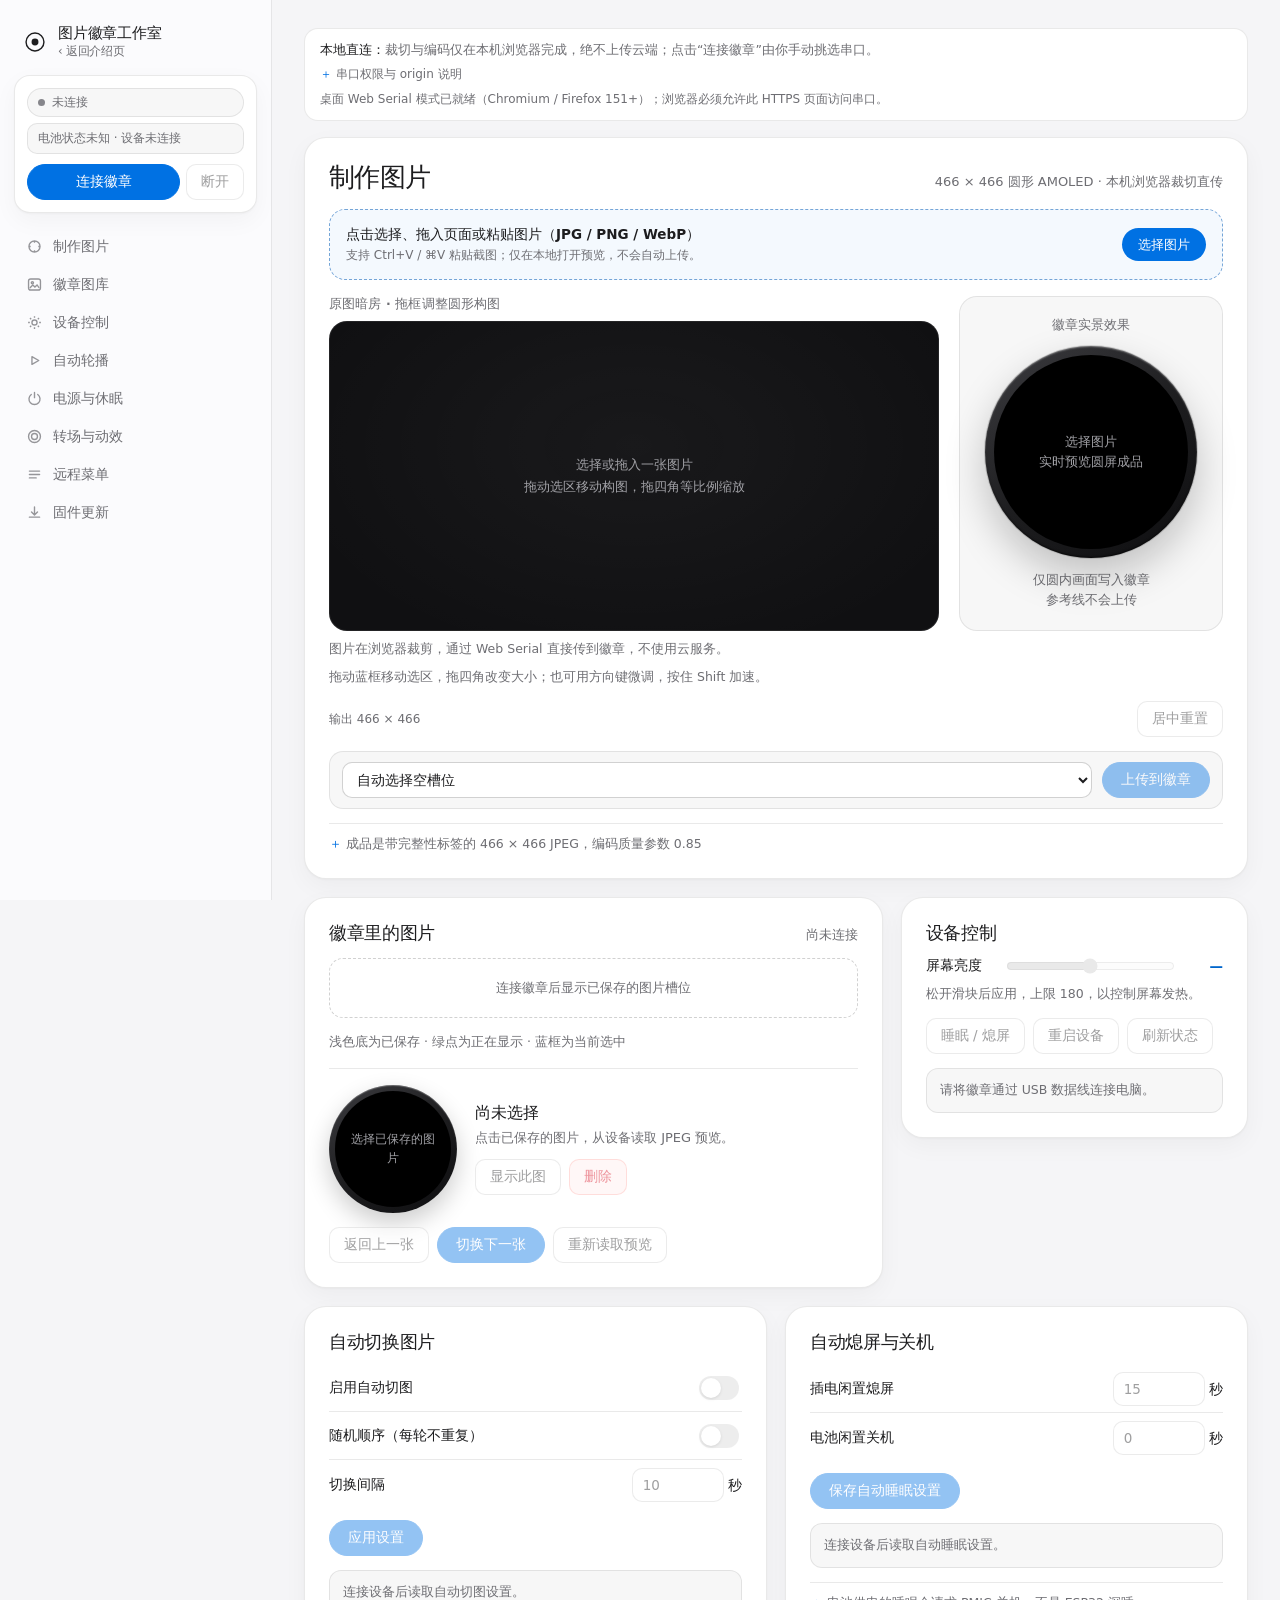
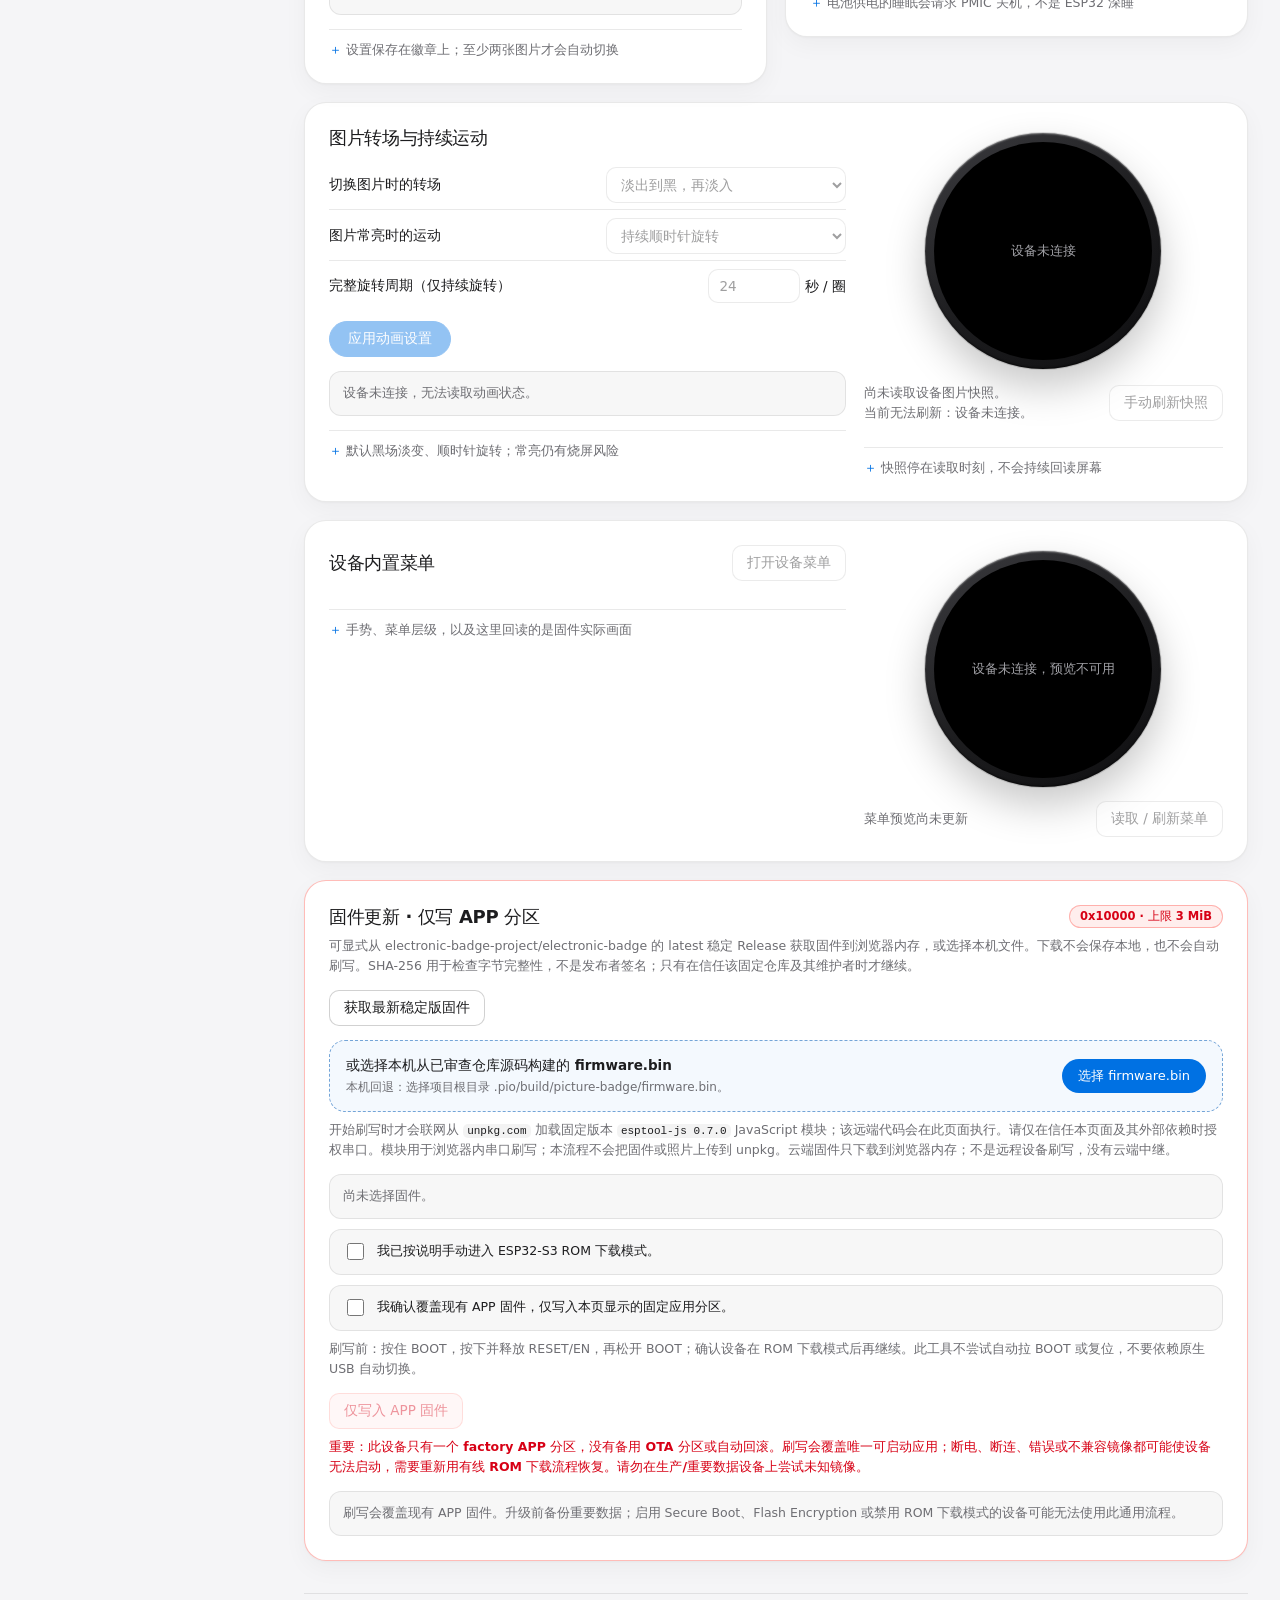
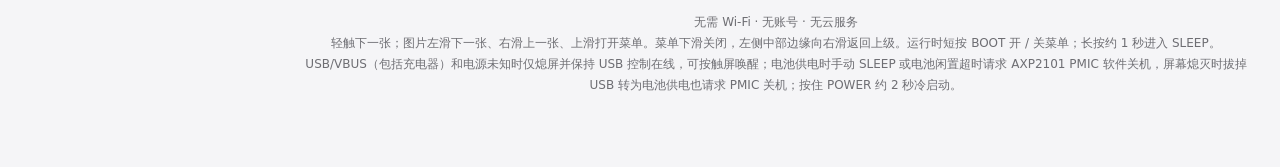
<file: docs/console/index.html>
<!doctype html>
<html lang="zh-CN">
<head>
<meta charset="utf-8">
<meta name="viewport" content="width=device-width, initial-scale=1">
<meta name="color-scheme" content="light dark">
<meta name="theme-color" content="#f5f5f7" media="(prefers-color-scheme: light)">
<meta name="theme-color" content="#000000" media="(prefers-color-scheme: dark)">
<meta name="description" content="圆形图片徽章的 HTTPS Web Serial 控制台：在浏览器中裁切图片，并直接通过 USB 管理设备。">
<title>圆形图片徽章 · USB 控制台</title>
<link rel="icon" href="../assets/mark.svg" type="image/svg+xml">
<style>
:root {
  font-family: -apple-system, BlinkMacSystemFont, "SF Pro Text", "SF Pro Display", "Helvetica Neue", "PingFang SC", "Hiragino Sans GB", "Noto Sans SC", "Noto Sans CJK SC", system-ui, sans-serif;
  font-synthesis: none;
  --bg-light: #f5f5f7;
  --bg-dark: #000000;
  --sidebar-light: #fbfbfd;
  --sidebar-dark: #141416;
  --surface-light: #ffffff;
  --surface-dark: #1c1c1e;
  --surface-2-light: #f2f2f7;
  --surface-2-dark: #2c2c2e;
  --text-light: #1d1d1f;
  --text-dark: #f5f5f7;
  --muted-light: #6e6e73;
  --muted-dark: #a1a1a6;
  --faint-light: #86868b;
  --faint-dark: #8e8e93;
  --accent-light: #0071e3;
  --accent-dark: #0a84ff;
  --accent-hover-light: #0077ed;
  --accent-hover-dark: #409cff;
  --accent-link-light: #0066cc;
  --accent-link-dark: #2997ff;
  --on-accent-light: #ffffff;
  --on-accent-dark: #ffffff;
  --glow-light: #34c759;
  --glow-dark: #30d158;
  --line-light: rgb(0 0 0 / 0.085);
  --line-dark: rgb(255 255 255 / 0.12);
  --line-strong-light: rgb(0 0 0 / 0.18);
  --line-strong-dark: rgb(255 255 255 / 0.22);
  --control-light: #ffffff;
  --control-dark: #2c2c2e;
  --control-hover-light: #f2f2f7;
  --control-hover-dark: #3a3a3c;
  --shade-light: rgb(0 0 0 / 0.032);
  --shade-dark: rgb(255 255 255 / 0.05);
  --wash-light: rgb(0 0 0 / 0.048);
  --wash-dark: rgb(255 255 255 / 0.085);
  --chrome-frost-light: rgb(251 251 253 / 0.84);
  --chrome-frost-dark: rgb(20 20 22 / 0.84);
  --danger-light: #d70015;
  --danger-dark: #ff6961;
  --danger-wash-light: rgb(255 59 48 / 0.085);
  --danger-wash-dark: rgb(255 69 58 / 0.14);
  --danger-line-light: rgb(255 59 48 / 0.34);
  --danger-line-dark: rgb(255 69 58 / 0.42);
  --ok-light: #1a6e34;
  --ok-dark: #8ef0a8;
  --ok-solid-light: #34c759;
  --ok-solid-dark: #30d158;
  --ok-wash-light: rgb(52 199 89 / 0.11);
  --ok-wash-dark: rgb(48 209 88 / 0.15);
  --ok-line-light: rgb(52 199 89 / 0.32);
  --ok-line-dark: rgb(48 209 88 / 0.38);
  --warn-light: #9a5b00;
  --warn-dark: #ffd60a;
  --warn-text-light: #5c3700;
  --warn-text-dark: #fef3c7;
  --warn-wash-light: #fffbeb;
  --warn-wash-dark: rgb(255 214 10 / 0.13);
  --warn-line-light: #f59e0b;
  --warn-line-dark: rgb(255 214 10 / 0.45);
  --shadow-card-light: 0 1px 2px rgb(0 0 0 / 0.03), 0 8px 24px rgb(0 0 0 / 0.04);
  --shadow-card-dark: 0 0 0 0.5px rgb(255 255 255 / 0.06);

  --bg: var(--bg-light);
  --sidebar: var(--sidebar-light);
  --surface: var(--surface-light);
  --surface-2: var(--surface-2-light);
  --text: var(--text-light);
  --muted: var(--muted-light);
  --faint: var(--faint-light);
  --accent: var(--accent-light);
  --accent-hover: var(--accent-hover-light);
  --accent-link: var(--accent-link-light);
  --on-accent: var(--on-accent-light);
  --glow: var(--glow-light);
  --line: var(--line-light);
  --line-strong: var(--line-strong-light);
  --control: var(--control-light);
  --control-hover: var(--control-hover-light);
  --shade: var(--shade-light);
  --wash: var(--wash-light);
  --chrome-frost: var(--chrome-frost-light);
  --danger: var(--danger-light);
  --danger-wash: var(--danger-wash-light);
  --danger-line: var(--danger-line-light);
  --ok: var(--ok-light);
  --ok-solid: var(--ok-solid-light);
  --ok-wash: var(--ok-wash-light);
  --ok-line: var(--ok-line-light);
  --warn: var(--warn-light);
  --warn-text: var(--warn-text-light);
  --warn-wash: var(--warn-wash-light);
  --warn-line: var(--warn-line-light);
  --shadow-card: var(--shadow-card-light);
  --blue: var(--accent-light);

  @media (prefers-color-scheme: dark) {
    --bg: var(--bg-dark);
    --sidebar: var(--sidebar-dark);
    --surface: var(--surface-dark);
    --surface-2: var(--surface-2-dark);
    --text: var(--text-dark);
    --muted: var(--muted-dark);
    --faint: var(--faint-dark);
    --accent: var(--accent-dark);
    --accent-hover: var(--accent-hover-dark);
    --accent-link: var(--accent-link-dark);
    --on-accent: var(--on-accent-dark);
    --glow: var(--glow-dark);
    --line: var(--line-dark);
    --line-strong: var(--line-strong-dark);
    --control: var(--control-dark);
    --control-hover: var(--control-hover-dark);
    --shade: var(--shade-dark);
    --wash: var(--wash-dark);
    --chrome-frost: var(--chrome-frost-dark);
    --danger: var(--danger-dark);
    --danger-wash: var(--danger-wash-dark);
    --danger-line: var(--danger-line-dark);
    --ok: var(--ok-dark);
    --ok-solid: var(--ok-solid-dark);
    --ok-wash: var(--ok-wash-dark);
    --ok-line: var(--ok-line-dark);
    --warn: var(--warn-dark);
    --warn-text: var(--warn-text-dark);
    --warn-wash: var(--warn-wash-dark);
    --warn-line: var(--warn-line-dark);
    --shadow-card: var(--shadow-card-dark);
    --blue: var(--accent-dark);
  }
  @supports (color: light-dark(white, black)) {
    --bg: light-dark(var(--bg-light), var(--bg-dark));
    --sidebar: light-dark(var(--sidebar-light), var(--sidebar-dark));
    --surface: light-dark(var(--surface-light), var(--surface-dark));
    --surface-2: light-dark(var(--surface-2-light), var(--surface-2-dark));
    --text: light-dark(var(--text-light), var(--text-dark));
    --muted: light-dark(var(--muted-light), var(--muted-dark));
    --faint: light-dark(var(--faint-light), var(--faint-dark));
    --accent: light-dark(var(--accent-light), var(--accent-dark));
    --accent-hover: light-dark(var(--accent-hover-light), var(--accent-hover-dark));
    --accent-link: light-dark(var(--accent-link-light), var(--accent-link-dark));
    --on-accent: light-dark(var(--on-accent-light), var(--on-accent-dark));
    --glow: light-dark(var(--glow-light), var(--glow-dark));
    --line: light-dark(var(--line-light), var(--line-dark));
    --line-strong: light-dark(var(--line-strong-light), var(--line-strong-dark));
    --control: light-dark(var(--control-light), var(--control-dark));
    --control-hover: light-dark(var(--control-hover-light), var(--control-hover-dark));
    --shade: light-dark(var(--shade-light), var(--shade-dark));
    --wash: light-dark(var(--wash-light), var(--wash-dark));
    --chrome-frost: light-dark(var(--chrome-frost-light), var(--chrome-frost-dark));
    --danger: light-dark(var(--danger-light), var(--danger-dark));
    --danger-wash: light-dark(var(--danger-wash-light), var(--danger-wash-dark));
    --danger-line: light-dark(var(--danger-line-light), var(--danger-line-dark));
    --ok: light-dark(var(--ok-light), var(--ok-dark));
    --ok-solid: light-dark(var(--ok-solid-light), var(--ok-solid-dark));
    --ok-wash: light-dark(var(--ok-wash-light), var(--ok-wash-dark));
    --ok-line: light-dark(var(--ok-line-light), var(--ok-line-dark));
    --warn: light-dark(var(--warn-light), var(--warn-dark));
    --warn-text: light-dark(var(--warn-text-light), var(--warn-text-dark));
    --warn-wash: light-dark(var(--warn-wash-light), var(--warn-wash-dark));
    --warn-line: light-dark(var(--warn-line-light), var(--warn-line-dark));
    --blue: light-dark(var(--accent-light), var(--accent-dark));
  }
  color-scheme: light dark;
  color: var(--text);
  background: var(--bg);
  accent-color: var(--accent);
}

*, *::before, *::after { box-sizing: border-box; }
body {
  margin: 0;
  background: var(--bg);
  color: var(--text);
  -webkit-font-smoothing: antialiased;
  text-rendering: optimizeLegibility;
}
::selection { background: color-mix(in srgb, var(--accent) 26%, transparent); color: var(--text); }
a { color: var(--accent-link); }
h1, h2, h3, p { margin: 0; }
h1 { font-size: 26px; font-weight: 700; letter-spacing: -0.025em; line-height: 1.18; }
h2 { font-size: 18px; font-weight: 650; letter-spacing: -0.02em; line-height: 1.25; }
h3 { font-size: 12.5px; font-weight: 600; color: var(--muted); letter-spacing: 0.01em; }
button, select, input { font: inherit; color: inherit; }
button { cursor: pointer; }
code {
  font-family: ui-monospace, "SF Mono", "SFMono-Regular", Menlo, Consolas, monospace;
  font-size: 0.88em;
  padding: 0.1em 0.38em;
  border-radius: 5px;
  background: var(--wash);
  color: var(--text);
}

/* ── macOS Pro App Two-Pane Shell (Sidebar + Main Canvas) ── */
.app-shell {
  display: grid;
  grid-template-columns: 272px minmax(0, 1fr);
  min-height: 100dvh;
}

.chrome {
  position: sticky;
  top: 0;
  z-index: 30;
  height: 100dvh;
  min-width: 0;
  overflow-y: auto;
  background: var(--sidebar);
  border-right: 1px solid var(--line);
}
.chrome-bar {
  display: flex;
  flex-direction: column;
  gap: 16px;
  min-width: 0;
  min-height: 100%;
  padding: 20px 14px 18px;
}

.appbar {
  display: flex;
  flex-direction: column;
  gap: 12px;
}

.brand {
  display: inline-flex;
  align-items: center;
  gap: 10px;
  padding: 4px 8px;
  border-radius: 12px;
  color: var(--text);
  text-decoration: none;
  font-weight: 650;
  font-size: 15px;
  letter-spacing: -0.015em;
  transition: background-color 0.15s ease;
}
.brand:hover { background: var(--wash); }
.brand svg { width: 26px; height: 26px; flex: 0 0 auto; color: var(--text); }
.brand small { display: block; margin-top: 1px; color: var(--muted); font-size: 11.5px; font-weight: 400; }

.device-dock {
  display: flex;
  flex-direction: column;
  gap: 10px;
  padding: 12px;
  border-radius: 16px;
  background: var(--surface);
  border: 1px solid var(--line);
  box-shadow: var(--shadow-card);
}

.appbar-status {
  display: flex;
  flex-direction: column;
  gap: 6px;
}

.appbar-actions {
  display: grid;
  grid-template-columns: 1fr auto;
  gap: 6px;
}
.appbar-actions #connect { order: -1; }

.pill {
  display: inline-flex;
  align-items: center;
  gap: 7px;
  max-width: 100%;
  padding: 5px 10px;
  border: 1px solid var(--line);
  border-radius: 980px;
  background: var(--shade);
  color: var(--muted);
  font-size: 12px;
  line-height: 1.4;
}
.battery-pill {
  border-radius: 10px;
  padding: 6px 10px;
  white-space: normal;
  font-variant-numeric: tabular-nums;
}
.dot { width: 7px; height: 7px; border-radius: 50%; background: var(--faint); flex: 0 0 auto; }
.pill.connected { color: var(--ok); background: var(--ok-wash); border-color: var(--ok-line); }
.pill.connected .dot { background: var(--ok-solid); box-shadow: 0 0 0 3px var(--ok-wash); }
.battery-pill.charging {
  color: var(--accent-link);
  background: color-mix(in srgb, var(--accent) 10%, transparent);
  border-color: color-mix(in srgb, var(--accent) 28%, transparent);
}

/* Sidebar Navigation */
.jump {
  display: flex;
  flex-direction: column;
  gap: 2px;
}
.jump a {
  display: flex;
  align-items: center;
  gap: 10px;
  min-height: 36px;
  padding: 7px 11px;
  border: 1px solid transparent;
  border-radius: 10px;
  color: var(--muted);
  font-size: 13.5px;
  font-weight: 500;
  text-decoration: none;
  transition: background-color 0.14s ease, color 0.14s ease;
}
.jump a svg {
  width: 17px;
  height: 17px;
  flex: 0 0 auto;
  opacity: 0.72;
}
.jump a:hover {
  color: var(--text);
  background: var(--wash);
}
.jump a[aria-current="true"] {
  color: var(--text);
  background: color-mix(in srgb, var(--accent) 12%, transparent);
  font-weight: 600;
}
.jump a[aria-current="true"] svg {
  color: var(--accent);
  opacity: 1;
}

.compat-banner {
  display: flex;
  align-items: flex-start;
  gap: 12px;
  margin: 0 0 14px;
  padding: 13px 16px;
  border: 1.5px solid var(--warn-line);
  border-radius: 16px;
  background: var(--warn-wash);
  color: var(--warn-text);
  font-size: 13px;
  line-height: 1.58;
}
.compat-icon {
  width: 20px;
  height: 20px;
  flex: 0 0 auto;
  margin-top: 1px;
  color: var(--warn);
}
.compat-body {
  display: flex;
  flex-direction: column;
  gap: 3px;
  min-width: 0;
}
.compat-body strong {
  color: var(--warn);
  font-size: 13.5px;
  font-weight: 650;
}
.compat-body p {
  margin: 0;
  color: var(--warn-text);
}

.serial-notice {
  margin: 0 0 16px;
  padding: 11px 15px;
  border: 1px solid var(--line);
  border-radius: 14px;
  background: var(--surface);
  color: var(--muted);
  font-size: 12.5px;
  line-height: 1.55;
}
.serial-notice strong { color: var(--text); font-weight: 600; }
.serial-notice .note { margin-top: 6px; border-top: 0; padding-top: 0; }
.serial-notice .note summary { font-size: 12px; }
.serial-notice .hint { font-size: 12px; margin-top: 6px; }
.serial-notice #serialSupport:empty { display: none; }

/* Main Workspace Canvas */
.shell {
  width: 100%;
  min-width: 0;
  max-width: 1020px;
  margin: 0 auto;
  padding: 28px 32px 72px;
}
.shell section { scroll-margin-top: 28px; }

.message {
  border-radius: 14px;
  padding: 12px 16px;
  margin: 0 0 18px;
  background: var(--surface);
  border: 1px solid var(--line);
  box-shadow: var(--shadow-card);
  color: var(--text);
  font-size: 13.5px;
  line-height: 1.55;
  overflow-wrap: anywhere;
}
.message.error { background: var(--danger-wash); border-color: var(--danger-line); color: var(--danger); }
.message.success { background: var(--ok-wash); border-color: var(--ok-line); color: var(--ok); }

/* Cards */
.card {
  min-width: 0;
  background: var(--surface);
  border: 1px solid var(--line);
  border-radius: 22px;
  padding: 24px;
  box-shadow: var(--shadow-card);
}
.dashboard,
.settings,
.wide { margin-top: 18px; }

.studio-head {
  display: flex;
  align-items: baseline;
  justify-content: space-between;
  flex-wrap: wrap;
  gap: 6px 16px;
  margin-bottom: 16px;
}
.studio-head p { color: var(--muted); font-size: 13px; }

.dashboard, .settings, .split {
  display: grid;
  gap: 18px;
  align-items: start;
}
.dashboard { grid-template-columns: minmax(0, 1.25fr) minmax(260px, 0.75fr); }
.settings { grid-template-columns: minmax(0, 1fr) minmax(0, 1fr); }
.split { grid-template-columns: minmax(0, 1.18fr) minmax(248px, 0.82fr); }

/* Dropzone Bar */
.filebox {
  position: relative;
  display: flex;
  flex-wrap: wrap;
  align-items: center;
  justify-content: space-between;
  gap: 10px 14px;
  padding: 14px 16px;
  border: 1.5px dashed color-mix(in srgb, var(--accent) 42%, var(--line-strong));
  border-radius: 16px;
  background: color-mix(in srgb, var(--accent) 4.5%, transparent);
  cursor: pointer;
  line-height: 1.5;
  transition: background-color 0.15s ease, border-color 0.15s ease;
}
.filebox.is-dragover,
.filebox:focus-within {
  border-style: solid;
  border-color: var(--accent);
  background: color-mix(in srgb, var(--accent) 10%, transparent);
  outline: 2px solid var(--accent);
  outline-offset: 2px;
}
.filebox-copy {
  display: flex;
  flex-direction: column;
  gap: 2px;
  min-width: 0;
}
.file-title { font-size: 13.5px; font-weight: 600; color: var(--text); }
.file-btn {
  display: inline-flex;
  align-items: center;
  flex: 0 0 auto;
  padding: 7px 16px;
  border-radius: 980px;
  background: var(--accent);
  color: var(--on-accent);
  font-size: 13px;
  font-weight: 500;
}
.filebox .hint { margin-top: 0; font-size: 12px; }
.filebox input[type=file] {
  position: absolute;
  width: 1px;
  height: 1px;
  padding: 0;
  margin: -1px;
  overflow: hidden;
  clip: rect(0, 0, 0, 0);
  white-space: nowrap;
  border: 0;
}

/* Apple Photos-style Darkroom Studio Workspace */
.crop-workspace {
  display: grid;
  grid-template-columns: minmax(0, 1fr) 264px;
  gap: 20px;
  align-items: stretch;
  margin-top: 16px;
}
.crop-stage-col {
  min-width: 0;
  display: flex;
  flex-direction: column;
  gap: 8px;
}
.crop-editor-stage {
  color-scheme: dark;
  color: #f5f5f7;
  accent-color: #0a84ff;
  flex: 1 1 auto;
  display: flex;
  justify-content: center;
  align-items: center;
  min-height: 310px;
  padding: 18px;
  border: 1px solid rgb(255 255 255 / 0.08);
  border-radius: 18px;
  background:
    radial-gradient(32rem 20rem at 50% 40%, rgb(255 255 255 / 0.04), transparent 70%),
    #101012;
}
.crop-source-frame { position: relative; width: 100%; max-width: var(--crop-max-width, 100%); user-select: none; }
.crop-source-frame img { display: block; width: 100%; height: auto; pointer-events: none; border-radius: 6px; }
.crop-shade { position: absolute; inset: 0; width: 100%; height: 100%; pointer-events: none; }
.crop-selection { position: absolute; border: 2px solid #0a84ff; cursor: move; touch-action: none; outline-offset: 4px; }
.crop-round-guide { position: absolute; inset: -2px; border: 1px solid rgba(255, 255, 255, 0.78); border-radius: 50%; pointer-events: none; }
.crop-grid { position: absolute; inset: 0; opacity: 0; pointer-events: none; transition: opacity 0.15s ease; }
.crop-grid span { position: absolute; border-color: rgba(255, 255, 255, 0.65); border-style: dashed; border-width: 0; }
.crop-grid span:nth-child(1) { left: 33.333%; top: 0; bottom: 0; border-left-width: 1px; }
.crop-grid span:nth-child(2) { left: 66.667%; top: 0; bottom: 0; border-left-width: 1px; }
.crop-grid span:nth-child(3) { top: 33.333%; left: 0; right: 0; border-top-width: 1px; }
.crop-grid span:nth-child(4) { top: 66.667%; left: 0; right: 0; border-top-width: 1px; }
.crop-selection.is-dragging .crop-grid { opacity: 1; }
.crop-handle { position: absolute; width: 32px; height: 32px; padding: 0; border: 0; border-radius: 0; background: transparent; box-shadow: none; transform: translate(-50%, -50%); touch-action: none; min-height: 0; }
.crop-handle::after { content: ""; position: absolute; width: 12px; height: 12px; top: 50%; left: 50%; transform: translate(-50%, -50%); border: 2px solid #fff; background: #0a84ff; border-radius: 3px; }
.crop-handle:hover:not(:disabled) { background: transparent; }
.crop-handle[data-crop-handle=nw] { left: 0; top: 0; cursor: nwse-resize; }
.crop-handle[data-crop-handle=ne] { left: 100%; top: 0; cursor: nesw-resize; }
.crop-handle[data-crop-handle=sw] { left: 0; top: 100%; cursor: nesw-resize; }
.crop-handle[data-crop-handle=se] { left: 100%; top: 100%; cursor: nwse-resize; }
.crop-selection[aria-disabled=true] { cursor: not-allowed; opacity: 0.65; }
.crop-selection:focus-visible { outline: 3px solid #0a84ff; }
.crop-empty { color: #a1a1a6; font-size: 13px; text-align: center; line-height: 1.75; }

.crop-preview {
  display: flex;
  flex-direction: column;
  align-items: center;
  justify-content: center;
  gap: 12px;
  padding: 18px 16px;
  border-radius: 18px;
  background: var(--shade);
  border: 1px solid var(--line);
  text-align: center;
}
.crop-preview .circle { width: min(100%, 212px); flex: 0 0 auto; }
.crop-preview p { margin: 0; }

.crop-tools { margin-top: 14px; }
#cropSize { color: var(--muted); font-size: 12px; font-variant-numeric: tabular-nums; }

/* Precision Machined Satin-Aluminium Circular Bezel */
.circle {
  flex: 0 0 auto;
  width: min(100%, 244px);
  height: auto;
  aspect-ratio: 1 / 1;
  padding: 9px;
  border-radius: 50%;
  position: relative;
  background: linear-gradient(145deg, #3c3c40 0%, #1d1d1f 52%, #0e0e10 100%);
  box-shadow:
    inset 0 1px 1.5px rgb(255 255 255 / 0.34),
    inset 0 -1px 2px rgb(0 0 0 / 0.7),
    0 0 0 1px rgb(0 0 0 / 0.14),
    0 18px 40px rgb(0 0 0 / 0.22);
}
.circle canvas {
  display: block;
  width: 100%;
  height: auto;
  aspect-ratio: 1 / 1;
  border-radius: 50%;
  background: #000000;
}
.placeholder {
  position: absolute;
  inset: 9px;
  border-radius: 50%;
  display: grid;
  place-content: center;
  padding: 20px;
  text-align: center;
  color: #a1a1a6;
  font-size: 12.5px;
  line-height: 1.65;
  pointer-events: none;
}
.stage { display: flex; justify-content: center; padding: 6px 0 4px; }
.menu-preview { width: min(100%, 236px); }

.hint { display: block; margin: 8px 0 0; color: var(--muted); font-size: 12.5px; line-height: 1.6; }
.row { display: flex; align-items: center; gap: 8px; flex-wrap: wrap; }
.row.spread { justify-content: space-between; }
.uploadrow {
  display: grid;
  grid-template-columns: minmax(0, 1fr) auto;
  gap: 10px;
  margin-top: 14px;
  padding: 10px 12px;
  border: 1px solid var(--line);
  border-radius: 14px;
  background: var(--shade);
}

/* Controls & Apple-style Inputs */
button, select, input[type=number] {
  border: 1px solid var(--line-strong);
  border-radius: 10px;
  background: var(--control);
}
button {
  min-height: 36px;
  padding: 7px 14px;
  color: var(--text);
  font-size: 13.5px;
  font-weight: 500;
  transition: background-color 0.15s ease, border-color 0.15s ease, scale 0.15s ease-out;
}
button:active:not(:disabled):not(.crop-handle) { scale: 0.97; }
button:hover:not(:disabled):not(.crop-handle):not(.slot):not(.primary):not(.danger) { background: var(--control-hover); }
button.primary {
  background: var(--accent);
  border-color: var(--accent);
  color: var(--on-accent);
  border-radius: 980px;
  padding-inline: 18px;
}
button.primary:hover:not(:disabled) { background: var(--accent-hover); border-color: var(--accent-hover); }
button.danger { color: var(--danger); border-color: var(--danger-line); background: var(--danger-wash); }
button.danger:hover:not(:disabled) { background: color-mix(in srgb, var(--danger) 16%, transparent); }
button:disabled, select:disabled, input:disabled { opacity: 0.42; cursor: not-allowed; }
button:focus-visible, select:focus-visible, input:focus-visible, .jump a:focus-visible, summary:focus-visible {
  outline: 2px solid var(--accent);
  outline-offset: 2px;
}

select, input[type=number] { max-width: 100%; min-width: 0; padding: 8px 10px; font-size: 13.5px; }
input[type=number] { width: 92px; font-variant-numeric: tabular-nums; }

/* Apple iOS/macOS Pill Toggle Switch for settings checkboxes */
.slideshow-config input[type=checkbox] {
  appearance: none;
  -webkit-appearance: none;
  position: relative;
  width: 40px;
  height: 24px;
  flex: 0 0 auto;
  border: 0;
  border-radius: 980px;
  background: color-mix(in srgb, var(--text) 18%, transparent);
  cursor: pointer;
  transition: background-color 0.2s ease;
}
.slideshow-config input[type=checkbox]::after {
  content: "";
  position: absolute;
  top: 2px;
  left: 2px;
  width: 20px;
  height: 20px;
  border-radius: 50%;
  background: #ffffff;
  box-shadow: 0 1px 3px rgb(0 0 0 / 0.28);
  transition: translate 0.2s cubic-bezier(0.22, 1, 0.36, 1);
}
.slideshow-config input[type=checkbox]:checked {
  background: var(--glow);
}
.slideshow-config input[type=checkbox]:checked::after {
  translate: 16px 0;
}

.confirm input[type=checkbox] {
  width: 17px;
  height: 17px;
  accent-color: var(--accent);
  flex: 0 0 auto;
  margin-top: 2px;
}

/* Apple macOS Range Slider */
input[type=range] {
  width: 100%;
  accent-color: var(--accent);
}

/* Gallery / Slots */
.catalog-heading { align-items: baseline; margin-bottom: 6px; }
.catalog-heading h2 { margin: 0; }
#slotCount { margin: 0; color: var(--muted); font-size: 12.5px; line-height: 1.5; text-align: right; font-variant-numeric: tabular-nums; }
.row > .hint { margin: 0; flex: 1 1 12em; min-width: 0; }
#displaySnapshotStatus { white-space: pre-line; overflow-wrap: anywhere; }
.slots {
  display: grid;
  grid-template-columns: repeat(auto-fill, minmax(54px, 1fr));
  gap: 8px;
  margin: 14px 0;
  min-height: 52px;
}
.slots:empty::before {
  content: "连接徽章后显示已保存的图片槽位";
  grid-column: 1 / -1;
  padding: 20px 10px;
  border: 1px dashed var(--line-strong);
  border-radius: 14px;
  color: var(--muted);
  font-size: 13px;
  text-align: center;
}
button.slot {
  position: relative;
  padding: 10px 0;
  border-radius: 12px;
  background: transparent;
  color: var(--faint);
  font-size: 12px;
  font-variant-numeric: tabular-nums;
}
button.slot:hover:not(:disabled) { background: var(--wash); }
button.slot.occupied { background: var(--wash); color: var(--text); border-color: var(--line); }
button.slot.occupied:hover:not(:disabled) { background: color-mix(in srgb, var(--text) 10%, transparent); }
button.slot.selected { border-color: var(--accent); box-shadow: inset 0 0 0 1px var(--accent); color: var(--accent-link); }
button.slot.current::after {
  content: "";
  position: absolute;
  left: calc(50% - 2.5px);
  bottom: 4px;
  width: 5px;
  height: 5px;
  border-radius: 50%;
  background: var(--glow);
}
.legend { margin-top: 0; }
.saved-row { display: flex; gap: 18px; align-items: center; margin-top: 16px; }
.saved-preview {
  flex: 0 0 auto;
  width: 128px;
  height: 128px;
  min-width: 128px;
  aspect-ratio: 1 / 1;
  padding: 6px;
  border-radius: 50%;
  position: relative;
  background: linear-gradient(145deg, #3c3c40 0%, #1d1d1f 52%, #0e0e10 100%);
  box-shadow: inset 0 1px 1px rgb(255 255 255 / 0.3), 0 10px 24px rgb(0 0 0 / 0.2);
}
.saved-preview canvas { display: block; width: 100%; height: 100%; aspect-ratio: 1 / 1; border-radius: 50%; background: #000; }
.saved-preview .placeholder { inset: 6px; font-size: 11.5px; padding: 12px; }
.saved-info { min-width: 0; }
.saved-info h3 { color: var(--text); font-size: 15.5px; }
.saved-info p { margin: 5px 0 12px; font-size: 13px; overflow-wrap: anywhere; }
.muted { color: var(--muted); }
.divider { border-top: 1px solid var(--line); margin: 16px 0; }
.stack-gap { margin-top: 14px; }

/* Settings Rows */
.control {
  display: grid;
  grid-template-columns: 68px minmax(0, 1fr) 40px;
  gap: 10px;
  align-items: center;
  margin: 12px 0 4px;
  font-size: 13.5px;
}
.control output { text-align: right; color: var(--accent-link); font-weight: 600; font-variant-numeric: tabular-nums; }

.slideshow-config, .animation-config {
  display: grid;
  gap: 2px;
  margin-top: 12px;
}
.slideshow-config label, .animation-config label {
  display: flex;
  align-items: center;
  justify-content: space-between;
  gap: 12px;
  min-height: 46px;
  padding-block: 6px;
  border-bottom: 1px solid var(--line);
  font-size: 13.5px;
}
.slideshow-config label:last-of-type,
.animation-config label:last-of-type { border-bottom: 0; }
.slideshow-config button.primary,
.animation-config button.primary {
  margin-top: 10px;
  justify-self: start;
}
.animation-config select { flex: 0 1 240px; width: min(100%, 240px); }

.statusline {
  margin-top: 14px;
  padding: 11px 13px;
  border-radius: 12px;
  background: var(--shade);
  border: 1px solid var(--line);
  color: var(--muted);
  font-size: 12.5px;
  line-height: 1.65;
  white-space: pre-line;
  overflow-wrap: anywhere;
}
.statusline.error { color: var(--danger); border-color: var(--danger-line); }
.preview-col { display: grid; justify-items: center; gap: 10px; }
.preview-col .row, .preview-col .note, .preview-col .hint { width: 100%; }

.note { margin-top: 14px; border-top: 1px solid var(--line); padding-top: 10px; }
.note summary {
  cursor: pointer;
  color: var(--muted);
  font-size: 12.5px;
  font-weight: 500;
  line-height: 1.55;
  list-style: none;
}
.note summary::-webkit-details-marker { display: none; }
.note summary::before { content: "＋ "; color: var(--accent); }
.note[open] summary::before { content: "－ "; }
.note .hint { margin-top: 8px; }

.menu-groups { display: grid; gap: 14px; margin-top: 14px; }
.menu-group:not(:has(button:not([hidden]))) { display: none; }
.menu-kicker { margin: 0 0 8px; color: var(--muted); font-size: 12px; font-weight: 600; letter-spacing: 0.03em; }
.menu-actions { display: grid; grid-template-columns: minmax(0, 1fr) minmax(0, 1fr); gap: 8px; }
.menu-actions button { padding: 9px 10px; text-align: center; }

.confirm {
  display: flex;
  gap: 10px;
  align-items: flex-start;
  margin-top: 10px;
  padding: 11px 13px;
  border-radius: 12px;
  background: var(--shade);
  border: 1px solid var(--line);
  color: var(--text);
}

#firmwareUpdate {
  border-color: var(--danger-line);
}
.firmware-head {
  display: flex;
  align-items: center;
  justify-content: space-between;
  flex-wrap: wrap;
  gap: 8px;
}
.firmware-pill {
  padding: 3px 10px;
  border-radius: 980px;
  background: var(--danger-wash);
  border: 1px solid var(--danger-line);
  color: var(--danger);
  font-size: 11.5px;
  font-weight: 600;
}
.warning { color: var(--danger); }

.busybar {
  height: 3px;
  margin-top: 12px;
  border-radius: 3px;
  background: linear-gradient(90deg, transparent, var(--accent), transparent);
  background-size: 200% 100%;
  animation: move 1.2s linear infinite;
}
@keyframes move { to { background-position: -200% 0; } }

footer {
  margin-top: 32px;
  padding-top: 18px;
  border-top: 1px solid var(--line);
  color: var(--muted);
  font-size: 12px;
  line-height: 1.75;
  text-align: center;
}
[hidden] { display: none !important; }

/* ── Tablet & Mobile Reflow (< 980px collapses Sidebar to Frosted Top Toolbar) ── */
@media (max-width: 980px) {
  .app-shell { grid-template-columns: minmax(0, 1fr); }
  .chrome {
    height: auto;
    width: 100%;
    max-width: 100%;
    overflow: visible;
    overflow-x: clip;
    border-right: 0;
    border-bottom: 1px solid var(--line);
    background: var(--chrome-frost);
    -webkit-backdrop-filter: saturate(180%) blur(20px);
    backdrop-filter: saturate(180%) blur(20px);
  }
  .chrome-bar {
    gap: 8px;
    padding: 10px max(14px, env(safe-area-inset-right, 0px)) 8px max(14px, env(safe-area-inset-left, 0px));
  }
  .appbar {
    flex-direction: row;
    align-items: center;
    flex-wrap: wrap;
    gap: 8px;
  }
  .brand {
    order: 1;
    margin-right: auto;
    padding: 2px 4px;
    min-width: 0;
  }
  .device-dock { display: contents; }
  .appbar-actions {
    order: 2;
    display: flex;
    flex: 0 0 auto;
    gap: 6px;
  }
  .appbar-actions button {
    min-height: 32px;
    padding: 5px 12px;
    font-size: 12.5px;
  }
  .appbar-status {
    order: 3;
    flex: 1 0 100%;
    min-width: 0;
    display: flex;
    flex-direction: row;
    flex-wrap: nowrap;
    align-items: center;
    gap: 6px;
    overflow-x: auto;
    scrollbar-width: none;
  }
  .appbar-status::-webkit-scrollbar { display: none; }
  .appbar-status .pill {
    flex: 0 0 auto;
    white-space: nowrap;
    padding: 3px 9px;
    border-radius: 980px;
    font-size: 11.5px;
    line-height: 1.35;
  }
  .jump {
    flex-direction: row;
    max-width: 100%;
    min-width: 0;
    overflow-x: auto;
    scrollbar-width: none;
    gap: 4px;
    padding-bottom: 1px;
  }
  .jump::-webkit-scrollbar { display: none; }
  .jump a {
    flex: 0 0 auto;
    padding: 5px 10px;
    border-radius: 980px;
    font-size: 12px;
    min-height: 30px;
  }
  .jump a svg { width: 14px; height: 14px; }
  .shell {
    padding: 14px max(14px, env(safe-area-inset-right, 0px)) max(48px, env(safe-area-inset-bottom, 0px)) max(14px, env(safe-area-inset-left, 0px));
  }
  .shell section { scroll-margin-top: 132px; }
}

@media (max-width: 860px) {
  .dashboard, .settings, .split, .crop-workspace { grid-template-columns: minmax(0, 1fr); }
  .crop-preview { max-width: 280px; margin: 0 auto; width: 100%; }
  .menu-split .preview-col { order: -1; }
}

@media (max-width: 560px) {
  .brand { font-size: 14px; gap: 7px; }
  .brand svg { width: 22px; height: 22px; }
  .brand small { font-size: 11px; }
  .appbar-actions button { min-height: 32px; padding: 5px 11px; font-size: 12px; }
  .card { padding: 16px 14px; border-radius: 18px; }
  .filebox { padding: 12px 14px; }
  .crop-editor-stage { min-height: 220px; padding: 12px; }
  .uploadrow, .menu-actions { grid-template-columns: minmax(0, 1fr); }
  .saved-row { align-items: center; flex-direction: column; text-align: center; }
  .saved-info { width: 100%; }
  .saved-info .row { justify-content: center; }
  .animation-config label { align-items: stretch; flex-direction: column; }
  .animation-config select { width: 100%; }
  #slotCount { text-align: left; flex-basis: 100%; }
}

@media (pointer: coarse) { .crop-handle { width: 44px; height: 44px; } }
@media (prefers-contrast: more) {
  :root {
    --line: var(--line-strong);
    --muted: var(--text);
    --faint: var(--text);
  }
}
@media (forced-colors: active) {
  :root {
    --text: CanvasText;
    --bg: Canvas;
    --sidebar: Canvas;
    --surface: Canvas;
    --surface-2: Canvas;
    --muted: CanvasText;
    --faint: CanvasText;
    --accent: LinkText;
    --accent-hover: LinkText;
    --accent-link: LinkText;
    --on-accent: Canvas;
    --glow: LinkText;
    --line: CanvasText;
    --line-strong: CanvasText;
    --control: ButtonFace;
    --control-hover: ButtonFace;
    --shade: Canvas;
    --wash: Canvas;
    --chrome-frost: Canvas;
    --danger: CanvasText;
    --danger-wash: Canvas;
    --danger-line: CanvasText;
    --ok: CanvasText;
    --ok-solid: CanvasText;
    --ok-wash: Canvas;
    --ok-line: CanvasText;
    --warn: CanvasText;
    --warn-text: CanvasText;
    --warn-wash: Canvas;
    --warn-line: CanvasText;
  }
  button, .filebox, .card, .circle, .saved-preview, .crop-editor-stage, .device-dock, .compat-banner {
    border: 1px solid ButtonText;
  }
  .slideshow-config input[type=checkbox] {
    border: 1px solid ButtonText;
    background: Canvas;
  }
  .slideshow-config input[type=checkbox]::after {
    background: ButtonText;
  }
}
@media (prefers-reduced-motion: reduce) {
  .busybar { animation: none; }
  button, .slideshow-config input[type=checkbox], .slideshow-config input[type=checkbox]::after { transition: none; }
  button:active:not(:disabled):not(.crop-handle) { scale: 1; }
}
</style>
<script type="importmap">
{"imports":{"esptool-js":"https://unpkg.com/esptool-js@0.7.0/bundle.js"}}
</script>
</head>
<body>
<div class="app-shell">
<aside class="chrome">
  <div class="chrome-bar">
    <header class="appbar">
      <a class="brand" href="../">
        <svg viewBox="0 0 32 32" aria-hidden="true"><circle cx="16" cy="16" r="11" fill="none" stroke="currentColor" stroke-width="1.75"/><circle cx="16" cy="16" r="4.25" fill="currentColor"/></svg>
        <span>图片徽章工作室<small>‹ 返回介绍页</small></span>
      </a>
      <div class="device-dock">
        <div class="appbar-status">
          <div id="connection" class="pill" role="status"><span class="dot" aria-hidden="true"></span><span id="connectionText">未连接</span></div>
          <div id="batteryStatus" class="pill battery-pill" role="status" aria-live="polite" aria-atomic="true">电池状态未知 · 设备未连接</div>
        </div>
        <div class="appbar-actions">
          <button id="connect" class="primary" type="button">连接徽章</button>
          <button id="disconnect" type="button" disabled>断开</button>
        </div>
      </div>
    </header>

    <nav class="jump" aria-label="控制台分区">
      <a href="#studio"><svg viewBox="0 0 20 20" fill="none" stroke="currentColor" stroke-width="1.6" aria-hidden="true"><circle cx="10" cy="10" r="6.5"/><path d="M10 3.5v2M10 14.5v2M3.5 10h2M14.5 10h2"/></svg>制作图片</a>
      <a href="#library"><svg viewBox="0 0 20 20" fill="none" stroke="currentColor" stroke-width="1.6" aria-hidden="true"><rect x="3" y="3.5" width="14" height="13" rx="2.5"/><circle cx="7.5" cy="8" r="1.3"/><path d="M4.5 14l3.5-3.5 2.5 2.5 2.5-2.5 2.5 3.5"/></svg>徽章图库</a>
      <a href="#device"><svg viewBox="0 0 20 20" fill="none" stroke="currentColor" stroke-width="1.6" aria-hidden="true"><circle cx="10" cy="10" r="3"/><path d="M10 2.5v2M10 15.5v2M2.5 10h2M15.5 10h2M4.7 4.7l1.4 1.4M13.9 13.9l1.4 1.4M15.3 4.7l-1.4 1.4M6.1 13.9l-1.4 1.4"/></svg>设备控制</a>
      <a href="#slideshow"><svg viewBox="0 0 20 20" fill="none" stroke="currentColor" stroke-width="1.6" aria-hidden="true"><polygon points="7,5.5 15,10 7,14.5" stroke-linejoin="round"/></svg>自动轮播</a>
      <a href="#power"><svg viewBox="0 0 20 20" fill="none" stroke="currentColor" stroke-width="1.6" aria-hidden="true"><path d="M10 3v6M6.2 5.3a6.5 6.5 0 1 0 7.6 0" stroke-linecap="round"/></svg>电源与休眠</a>
      <a href="#animation"><svg viewBox="0 0 20 20" fill="none" stroke="currentColor" stroke-width="1.6" aria-hidden="true"><circle cx="10" cy="10" r="7"/><circle cx="10" cy="10" r="3.5"/></svg>转场与动效</a>
      <a href="#menu"><svg viewBox="0 0 20 20" fill="none" stroke="currentColor" stroke-width="1.6" aria-hidden="true"><path d="M4 6h12M4 10h12M4 14h8" stroke-linecap="round"/></svg>远程菜单</a>
      <a href="#firmwareUpdate"><svg viewBox="0 0 20 20" fill="none" stroke="currentColor" stroke-width="1.6" aria-hidden="true"><path d="M10 3.5v9M6.5 9.5L10 13l3.5-3.5M4 15.5h12" stroke-linecap="round" stroke-linejoin="round"/></svg>固件更新</a>
    </nav>
  </div>
</aside>

<main class="shell">
<div id="compatBanner" class="compat-banner" role="alert" hidden>
  <svg class="compat-icon" viewBox="0 0 24 24" fill="none" stroke="currentColor" stroke-width="2" stroke-linecap="round" stroke-linejoin="round" aria-hidden="true">
    <path d="M10.29 3.86 1.82 18a2 2 0 0 0 1.71 3h16.94a2 2 0 0 0 1.71-3L13.71 3.86a2 2 0 0 0-3.42 0z"/>
    <line x1="12" y1="9" x2="12" y2="13"/>
    <circle cx="12" cy="17" r="0.9" fill="currentColor" stroke="none"/>
  </svg>
  <div class="compat-body">
    <strong id="compatTitle">当前浏览器暂不支持连接徽章硬件</strong>
    <p id="compatDetail"></p>
  </div>
</div>
<aside class="serial-notice">
  <p><strong>本地直连：</strong>裁切与编码仅在本机浏览器完成，绝不上传云端；点击“连接徽章”由你手动挑选串口。</p>
  <details class="note">
    <summary>串口权限与 origin 说明</summary>
    <p class="hint">权限绑定到 <strong>origin（协议 + 主机名 + 端口）</strong>，而非仓库路径；同一 <code>*.github.io</code> 下的其他页面可能同源并枚举已授权端口。仅在信任的 HTTPS 站点授权；需要严格隔离时请使用独立子域。</p>
  </details>
  <span id="serialSupport" class="hint"></span>
</aside>
<div id="message" class="message" role="status" aria-live="polite" hidden></div>

<section class="card" id="studio">
  <div class="studio-head">
    <h1>制作图片</h1>
    <p>466 × 466 圆形 AMOLED · 本机浏览器裁切直传</p>
  </div>
  <label id="imageInput" class="filebox" for="file">
    <div class="filebox-copy">
      <span class="file-title">点击选择、拖入页面或粘贴图片（JPG / PNG / WebP）</span>
      <span class="hint">支持 Ctrl+V / ⌘V 粘贴截图；仅在本地打开预览，不会自动上传。</span>
    </div>
    <span class="file-btn">选择图片</span>
    <input id="file" type="file" accept="image/jpeg,image/png,image/webp,.jpg,.jpeg,.png,.webp">
  </label>

  <div class="crop-workspace">
    <div class="crop-stage-col">
      <h3>原图暗房 · 拖框调整圆形构图</h3>
      <div class="crop-editor-stage">
        <div id="cropEditorPlaceholder" class="crop-empty">选择或拖入一张图片<br>拖动选区移动构图，拖四角等比例缩放</div>
        <div id="cropEditor" class="crop-source-frame" hidden>
          <img id="cropSource" alt="待裁剪原图" draggable="false">
          <svg id="cropShade" class="crop-shade" aria-hidden="true"><defs><mask id="cropMask" maskUnits="userSpaceOnUse" x="0" y="0" width="100%" height="100%"><rect width="100%" height="100%" fill="white"/><circle id="cropHole" fill="black"/></mask></defs><rect width="100%" height="100%" fill="black" fill-opacity=".58" mask="url(#cropMask)"/></svg>
          <div id="cropSelection" class="crop-selection" tabindex="0" role="group" aria-label="移动圆形裁剪选区" aria-describedby="cropHelp" aria-disabled="true">
            <div class="crop-round-guide"></div>
            <div class="crop-grid" aria-hidden="true"><span></span><span></span><span></span><span></span></div>
            <button type="button" class="crop-handle" data-crop-handle="nw" aria-label="缩放选区左上角" disabled></button>
            <button type="button" class="crop-handle" data-crop-handle="ne" aria-label="缩放选区右上角" disabled></button>
            <button type="button" class="crop-handle" data-crop-handle="sw" aria-label="缩放选区左下角" disabled></button>
            <button type="button" class="crop-handle" data-crop-handle="se" aria-label="缩放选区右下角" disabled></button>
          </div>
        </div>
      </div>
    </div>
    <div class="crop-preview">
      <h3>徽章实景效果</h3>
      <div class="circle"><canvas id="cropCanvas" width="466" height="466" aria-label="最终圆形图片预览"></canvas><div id="cropPlaceholder" class="placeholder">选择图片<br>实时预览圆屏成品</div></div>
      <p class="hint">仅圆内画面写入徽章<br>参考线不会上传</p>
    </div>
  </div>
  <p class="hint" id="fileInfo">图片在浏览器裁剪，通过 Web Serial 直接传到徽章，不使用云服务。</p>
  <p class="hint" id="cropHelp">拖动蓝框移动选区，拖四角改变大小；也可用方向键微调，按住 Shift 加速。</p>
  <div class="row spread crop-tools"><output id="cropSize">输出 466 × 466</output><button id="resetCrop" type="button" disabled>居中重置</button></div>
  <div class="uploadrow"><select id="uploadSlot" aria-label="上传目标槽位"><option value="auto">自动选择空槽位</option></select><button id="upload" class="primary" type="button" disabled>上传到徽章</button></div>
  <div id="busybar" class="busybar" hidden></div>
  <details class="note">
    <summary>成品是带完整性标签的 466 × 466 JPEG，编码质量参数 0.85</summary>
    <p class="hint">输出为带完整性标签的 466 × 466 JPEG（编码质量参数 0.85），文件大小随图片内容变化；设备按实际存储容量分配 ID。上传后会从设备回读并校验。</p>
  </details>
</section>

<div class="dashboard">
<section class="card" id="library">
  <div class="row spread catalog-heading"><h2>徽章里的图片</h2><span id="slotCount" class="hint">尚未连接</span></div>
  <div id="slots" class="slots" role="group" aria-label="图片槽位"></div>
  <p class="hint legend">浅色底为已保存 · 绿点为正在显示 · 蓝框为当前选中</p>
  <div class="divider"></div>
  <div class="saved-row">
    <div class="saved-preview"><canvas id="savedCanvas" width="466" height="466" aria-label="设备已保存图片预览"></canvas><div id="savedPlaceholder" class="placeholder">选择已保存的图片</div></div>
    <div class="saved-info">
      <h3 id="selectedLabel">尚未选择</h3>
      <p id="selectedInfo" class="muted">点击上方槽位，从设备读取图片。</p>
      <div class="row"><button id="show" type="button" data-device disabled>显示此图</button><button id="delete" class="danger" type="button" data-device disabled>删除</button></div>
    </div>
  </div>
  <div class="row stack-gap"><button id="previous" type="button" data-new disabled>返回上一张</button><button id="next" class="primary" type="button" data-device disabled>切换下一张</button><button id="readback" type="button" data-device disabled>重新读取预览</button></div>
</section>

<section class="card" id="device">
  <h2>设备控制</h2>
  <div class="control"><label for="brightness">屏幕亮度</label><input id="brightness" type="range" min="1" max="180" value="90" data-device disabled><output id="brightnessOut" for="brightness">—</output></div>
  <p class="hint">松开滑块后应用，上限 180，以控制屏幕发热。</p>
  <div class="row stack-gap"><button id="sleep" type="button" data-device disabled>睡眠 / 熄屏</button><button id="reboot" type="button" data-device disabled>重启设备</button><button id="refresh" type="button" disabled>刷新状态</button></div>
  <div id="deviceInfo" class="statusline">请将徽章通过 USB 数据线连接电脑。</div>
</section>
</div>

<div class="settings">
<section class="card" id="slideshow">
  <h2>自动切换图片</h2>
  <div class="slideshow-config">
    <label><span>启用自动切图</span><input id="slideshowEnabled" type="checkbox" data-new disabled></label>
    <label><span>随机顺序（每轮不重复）</span><input id="shuffleEnabled" type="checkbox" data-new disabled></label>
    <label for="slideshowInterval"><span>切换间隔</span><span><input id="slideshowInterval" type="number" min="2" max="3600" step="1" value="10" data-new disabled> 秒</span></label>
    <button id="applySlideshow" class="primary" type="button" data-new disabled>应用设置</button>
  </div>
  <div id="slideshowStatus" class="statusline" role="status">连接设备后读取自动切图设置。</div>
  <details class="note">
    <summary>设置保存在徽章上；至少两张图片才会自动切换</summary>
    <p class="hint">自动切图和随机顺序默认关闭，间隔 10 秒；可设 2～3600 秒，修改后点击应用。设置保存在徽章，关闭网页或拔掉 USB 后仍有效。随机顺序也用于手动下一张：新取图每轮遍历全部有效图片，两张以上不连续重复；人工回看和前进历史重放会重现旧图，但不改变洗牌进度。上一张回到实际播放历史（最多前 5 张）；返回后下一张先重放前进历史。历史仅在 RAM，普通重启清空并从上次手动选择开始；PMIC 关机后的冷启动不保留临时轮播当前图片，已保存设置保留，RAM 历史清空且随机轮次重置。熄屏或打开菜单时暂停自动切图，返回后重新计时；至少需要两张图片。</p>
  </details>
</section>

<section class="card" id="power">
  <h2>自动熄屏与关机</h2>
  <div class="slideshow-config">
    <label for="autosleepUsb"><span>插电闲置熄屏</span><span><input id="autosleepUsb" type="number" min="0" max="86400" step="1" value="15" data-autosleep disabled> 秒</span></label>
    <label for="autosleepBattery"><span>电池闲置关机</span><span><input id="autosleepBattery" type="number" min="0" max="86400" step="1" value="0" data-autosleep disabled> 秒</span></label>
    <button id="applyAutosleep" class="primary" type="button" data-autosleep disabled>保存自动睡眠设置</button>
  </div>
  <div id="autosleepStatus" class="statusline" role="status">连接设备后读取自动睡眠设置。</div>
  <details class="note">
    <summary>电池供电的睡眠会请求 PMIC 关机，不是 ESP32 深睡</summary>
    <p class="hint">0 表示不自动熄屏 / 自动关机；其他值为 5～86400 秒（最长 24 小时）。全新配置默认插电 15 秒、电池 0（一直显示），已有保存设置保持不变。触摸、按键和主动控制会重新计时，轮播、图片动画、网页后台刷新和预览回读不会续时；菜单打开也会按当前供电方式处理超时。插拔电源重新计时，但不会自动唤醒。设置保存在徽章，关闭网页也有效。USB/VBUS（包括充电器）与电源检测异常时，睡眠请求只熄屏并保持 USB 控制在线；电池供电时，手动 SLEEP、闲置超时，以及 USB 熄屏后拔线转为电池供电，都会在当前操作完成、输入释放及 PMIC 就绪检查通过后请求 AXP2101 PMIC 软件关机，不进入 ESP32 深度睡眠。PMIC 关机断开 USB，网页无法查询或唤醒；按住 POWER 约 2 秒冷启动，触屏不能唤醒。</p>
  </details>
</section>
</div>

<section class="card wide" id="animation">
  <div class="split">
    <div>
      <h2>图片转场与持续运动</h2>
      <div class="animation-config">
        <label for="animationTransition"><span>切换图片时的转场</span><select id="animationTransition" data-animation disabled><option value="direct">直接切换</option><option value="fade" selected>淡出到黑，再淡入</option><option value="slide">水平推入</option><option value="ripple">径向涟漪（低功耗边缘）</option></select></label>
        <label for="animationMotion"><span>图片常亮时的运动</span><select id="animationMotion" data-animation disabled><option value="off">关闭运动</option><option value="shift">60 秒一轮、1～2 像素微移</option><option value="rotate" selected>持续顺时针旋转</option><option value="gravity" disabled>重力跟随（连接设备后检查传感器）</option></select></label>
        <label for="animationPeriod"><span>完整旋转周期（仅持续旋转）</span><span><input id="animationPeriod" type="number" min="8" max="120" step="1" value="24" data-animation disabled> 秒 / 圈</span></label>
        <button id="applyAnimation" class="primary" type="button" data-animation disabled>应用动画设置</button>
      </div>
      <div id="animationStatus" class="statusline" role="status">连接设备后读取动画设置。</div>
      <details class="note">
        <summary>默认黑场淡变、顺时针旋转；常亮仍有烧屏风险</summary>
        <p class="hint">图片转场可选直接切换、黑场淡变、水平推入或径向涟漪；涟漪以低成本径向边缘扩展，避免昂贵的逐像素混合，但边缘过渡较硬。默认黑场淡变、持续顺时针旋转，每圈 24 秒；仅持续旋转可调整周期（8～120 秒，数值越小越快），切换其他模式会保留周期供切回使用。旋转是画面效果，不只用于防烧屏；也可选微移、关闭运动或重力跟随。重力跟随让图片底部朝向重力方向；平放时等待有效方向，设备菜单保持固定。熄屏、菜单及图片传输会暂停动画。后台动画不延长闲置熄屏计时；常亮仍有 AMOLED 老化风险。修改后点击应用，设备状态与未保存草稿分别显示。</p>
      </details>
    </div>
    <div class="preview-col">
      <div class="stage"><div class="circle menu-preview"><canvas id="displayCanvas" width="466" height="466" aria-label="设备图片动画实际像素快照"></canvas><div id="displayPlaceholder" class="placeholder">点击手动刷新<br>读取设备当前像素帧</div></div></div>
      <div class="row spread"><span id="displaySnapshotStatus" class="hint" role="status">尚未读取设备图片快照。</span><button id="displayReadback" type="button" data-animation disabled>手动刷新快照</button></div>
      <details class="note">
        <summary>快照停在读取时刻，不会持续回读屏幕</summary>
        <p class="hint">这是设备最后发送给屏幕的 RGB565 帧缓存，经 CRC 校验后显示；不是浏览器模拟动画，也不是屏幕显存或摄像头回读，不能据此判断实体屏幕是否撕裂。快照停留在读取时刻，直到再次手动刷新，不会持续通过 USB 回读；读取期间动画可能短暂停顿，但不会重新计时自动熄屏。上方槽位预览仍是已保存的原始图片，不包含旋转或转场。</p>
      </details>
    </div>
  </div>
</section>

<section class="card wide" id="menu">
  <div class="split menu-split">
    <div>
      <div class="row spread"><h2>设备内置菜单</h2><button id="menuToggle" type="button" data-new disabled>打开设备菜单</button></div>
      <div class="menu-groups" role="group" aria-label="远程设备菜单操作">
        <div class="menu-group">
          <p class="menu-kicker">打开页面</p>
          <div class="menu-actions">
            <button type="button" data-menu-action="playback" data-new disabled hidden>打开播放设置页</button>
            <button type="button" data-menu-action="display" data-new disabled hidden>打开显示设置页</button>
            <button type="button" data-menu-action="timeout" data-new disabled hidden>打开睡眠设置页</button>
            <button type="button" data-menu-action="animation" data-animation disabled hidden>打开动画设置页</button>
          </div>
        </div>
        <div class="menu-group">
          <p class="menu-kicker">播放</p>
          <div class="menu-actions">
            <button type="button" data-menu-action="slideshow" data-new disabled hidden>自动切图 开 / 关</button>
            <button type="button" data-menu-action="shuffle" data-new disabled hidden>随机顺序 开 / 关</button>
            <button type="button" data-menu-action="previous" data-new disabled hidden>返回上一张</button>
            <button type="button" data-menu-action="next" data-new disabled hidden>切换下一张</button>
            <button type="button" data-menu-action="interval_down" data-new disabled hidden>缩短间隔</button>
            <button type="button" data-menu-action="interval_up" data-new disabled hidden>延长间隔</button>
          </div>
        </div>
        <div class="menu-group">
          <p class="menu-kicker">亮度与超时</p>
          <div class="menu-actions">
            <button type="button" data-menu-action="brightness_down" data-new disabled hidden>降低亮度</button>
            <button type="button" data-menu-action="brightness_up" data-new disabled hidden>提高亮度</button>
            <button type="button" data-menu-action="usb_sleep_down" data-autosleep disabled hidden>缩短插电熄屏时间</button>
            <button type="button" data-menu-action="usb_sleep_up" data-autosleep disabled hidden>延长插电熄屏时间</button>
            <button type="button" data-menu-action="battery_sleep_down" data-autosleep disabled hidden>缩短电池闲置自动关机时间</button>
            <button type="button" data-menu-action="battery_sleep_up" data-autosleep disabled hidden>延长电池闲置自动关机时间</button>
          </div>
        </div>
        <div class="menu-group">
          <p class="menu-kicker">动画</p>
          <div class="menu-actions">
            <button type="button" data-menu-action="transition_next" data-animation disabled hidden>切换转场效果</button>
            <button type="button" data-menu-action="motion_next" data-animation disabled hidden>切换持续运动</button>
            <button type="button" data-menu-action="rotation_faster" data-animation disabled hidden>旋转加快</button>
            <button type="button" data-menu-action="rotation_slower" data-animation disabled hidden>旋转减慢</button>
          </div>
        </div>
        <div class="menu-group">
          <p class="menu-kicker">离开</p>
          <div class="menu-actions">
            <button type="button" data-menu-action="main" data-new disabled hidden>返回主菜单</button>
            <button type="button" data-menu-action="sleep" data-new disabled hidden>睡眠并退出菜单</button>
            <button type="button" data-menu-action="back" data-new disabled hidden>返回上一级</button>
          </div>
        </div>
      </div>
      <details class="note">
        <summary>手势、菜单层级，以及这里回读的是固件实际画面</summary>
        <p class="hint">图片界面左滑下一张、右滑上一张、上滑打开菜单；运行时短按 BOOT 也可打开或关闭菜单。主菜单分为 PLAYBACK（自动切图、随机、间隔及历史切图）、DISPLAY（亮度与 ANIMATION 动画页）、TIMEOUT（插电闲置熄屏 / 电池闲置 PMIC 关机，0 为关闭）。菜单内 SLEEP 在电池供电时请求 PMIC 关机，在 USB 或电源未知时只熄屏并保持在线；设备等待触控、按键、BOOT 和串口命令释放，并确认 PMIC 已就绪后再关机，条件不满足时不会切断电源。各页顶部显示电池百分比与实际充电状态，不把 USB 连接当作充电。BACK 返回上一级（动画 → 显示 → 主菜单），主菜单 BACK 返回图片；任意菜单页下滑或点击上方「关闭设备菜单」直接关闭整个菜单。在屏幕左侧中部边缘起手向右滑也可返回上一级，按钮上起手不会触发边缘返回。这里回读固件实际菜单帧，不是网页模拟或光学屏幕回读；成功上传新图会退出菜单。</p>
      </details>
    </div>
    <div class="preview-col">
      <div class="stage"><div class="circle menu-preview"><canvas id="menuCanvas" width="466" height="466" aria-label="设备菜单实际像素预览"></canvas><div id="menuPlaceholder" class="placeholder">打开菜单后<br>从设备读取实际画面</div></div></div>
      <div class="row spread"><span id="menuStatus" class="hint" role="status">尚未读取菜单</span><button id="menuReadback" type="button" data-new disabled>读取 / 刷新菜单</button></div>
    </div>
  </div>
</section>

<section class="card wide" id="firmwareUpdate">
  <div class="firmware-head">
    <h2>固件更新 · 仅写 APP 分区</h2>
    <span class="firmware-pill">0x10000 · 上限 3 MiB</span>
  </div>
  <p class="hint">可显式从 electronic-badge-project/electronic-badge 的 latest 稳定 Release 获取固件到浏览器内存，或选择本机文件。下载不会保存本地，也不会自动刷写。SHA-256 用于检查字节完整性，不是发布者签名；只有在信任该固定仓库及其维护者时才继续。</p>
  <div class="row stack-gap"><button id="fetchLatestFirmware" type="button">获取最新稳定版固件</button></div>
  <label class="filebox stack-gap" for="firmwareFile">
    <div class="filebox-copy">
      <span class="file-title">或选择本机从已审查仓库源码构建的 firmware.bin</span>
      <span class="hint">本机回退：选择项目根目录 .pio/build/picture-badge/firmware.bin。</span>
    </div>
    <span class="file-btn">选择 firmware.bin</span>
    <input id="firmwareFile" type="file" accept=".bin,application/octet-stream">
  </label>
  <p class="hint">开始刷写时才会联网从 <code>unpkg.com</code> 加载固定版本 <code>esptool-js 0.7.0</code> JavaScript 模块；该远端代码会在此页面执行。请仅在信任本页面及其外部依赖时授权串口。模块用于浏览器内串口刷写；本流程不会把固件或照片上传到 unpkg。云端固件只下载到浏览器内存；不是远程设备刷写，没有云端中继。</p>
  <p id="firmwareInfo" class="statusline" role="status" aria-live="polite">尚未选择固件。</p>
  <label class="hint confirm"><input id="romModeConfirmed" type="checkbox"> <span>我已按说明手动进入 ESP32-S3 ROM 下载模式。</span></label>
  <label class="hint confirm"><input id="flashOverwriteConfirmed" type="checkbox"> <span>我确认覆盖现有 APP 固件，仅写入本页显示的固定应用分区。</span></label>
  <p class="hint">刷写前：按住 BOOT，按下并释放 RESET/EN，再松开 BOOT；确认设备在 ROM 下载模式后再继续。此工具不尝试自动拉 BOOT 或复位，不要依赖原生 USB 自动切换。</p>
  <div class="row stack-gap"><button id="flashFirmware" class="danger" type="button" disabled>仅写入 APP 固件</button><button id="flashReconnect" type="button" hidden>已松开 BOOT 并按 RESET：重新连接并读取 STATUS</button></div>
  <p class="hint warning"><strong>重要：此设备只有一个 factory APP 分区，没有备用 OTA 分区或自动回滚。刷写会覆盖唯一可启动应用；断电、断连、错误或不兼容镜像都可能使设备无法启动，需要重新用有线 ROM 下载流程恢复。请勿在生产/重要数据设备上尝试未知镜像。</strong></p>
  <p id="firmwareStatus" class="statusline" role="status" aria-live="polite">刷写会覆盖现有 APP 固件。升级前备份重要数据；启用 Secure Boot、Flash Encryption 或禁用 ROM 下载模式的设备可能无法使用此通用流程。</p>
</section>

<footer>无需 Wi-Fi · 无账号 · 无云服务<br>轻触下一张；图片左滑下一张、右滑上一张、上滑打开菜单。菜单下滑关闭，左侧中部边缘向右滑返回上级。运行时短按 BOOT 开 / 关菜单；长按约 1 秒进入 SLEEP。USB/VBUS（包括充电器）和电源未知时仅熄屏并保持 USB 控制在线，可按触屏唤醒；电池供电时手动 SLEEP 或电池闲置超时请求 AXP2101 PMIC 软件关机，屏幕熄灭时拔掉 USB 转为电池供电也请求 PMIC 关机；按住 POWER 约 2 秒冷启动。</footer>
</main>
</div>
<script>
'use strict';
const $ = id => document.getElementById(id);
const SIZE = 466, FRAME_BYTES = SIZE * SIZE * 2;
const crop = $('cropCanvas'), cropCtx = crop.getContext('2d', {willReadFrequently:true});
const savedCtx = $('savedCanvas').getContext('2d');
const menuCtx = $('menuCanvas').getContext('2d');
const displayCtx = $('displayCanvas').getContext('2d');
const transitionLabels = {direct:'直接切换', fade:'黑场淡变', slide:'水平推入', ripple:'径向涟漪'};
const motionLabels = {off:'关闭运动', shift:'60 秒微移', rotate:'持续顺时针旋转', gravity:'重力跟随'};
const menuPages = {
  main: ['playback','display','timeout'],
  playback: ['slideshow','shuffle','interval_down','interval_up','previous','next'],
  display: ['brightness_down','brightness_up','animation'],
  timeout: ['usb_sleep_down','usb_sleep_up','battery_sleep_down','battery_sleep_up'],
  animation: ['transition_next','motion_next','rotation_faster','rotation_slower']
};
const menuPageLabels = {main:'主菜单',playback:'播放设置',display:'显示设置',timeout:'睡眠设置',animation:'动画设置'};
let image = null, state = null, connected = false, busy = false, selected = null, batteryPowerOffRequested = false;
let savedSlot = null, savedCRC = null, pollPromise = null, loadingFile = 0;
let brightnessEditing = false, slideshowEditing = false, menuSnapshot = null, menuAttempt = null;
let autosleepEditing = false;
let animationEditing = false, displaySnapshot = null, displaySnapshotError = '';
let catalogRevision = null;
let galleryImages = [];
const slotButtons = new Map();
const cropEditor = $('cropEditor'), cropSelection = $('cropSelection');
let cropBox = null, cropDrag = null;
const imageInput = $('imageInput');
let fileDragDepth = 0;

const SERIAL_BAUD = 115200, SERIAL_TIMEOUT_MS = 10000, TRANSFER_TIMEOUT_MS = 90000;
const MAX_DATA_BYTES = 64 * 1024 * 1024, UPLOAD_CHUNK_BYTES = 4096;
const textEncoder = new TextEncoder(), textDecoder = new TextDecoder('utf-8', {fatal:true});

class BadgeSerial {
  constructor() {
    this.port = null;
    this.reader = null;
    this.writer = null;
    this.chunks = [];
    this.chunkOffset = 0;
    this.buffered = 0;
    this.tail = Promise.resolve();
    this.closing = false;
    this.closePromise = null;
  }
  get open() { return !!this.port && !!this.reader && !!this.writer && !this.closing; }
  async connect(port) {
    if (this.open) return;
    await this.close();
    await port.open({baudRate:SERIAL_BAUD, bufferSize:65536});
    if (!port.readable || !port.writable) {
      await port.close().catch(()=>{});
      throw new Error('浏览器未提供可读写的串口流。');
    }
    this.port = port;
    this.reader = port.readable.getReader();
    this.writer = port.writable.getWriter();
    this.chunks = [];
    this.chunkOffset = 0;
    this.buffered = 0;
    this.closing = false;
  }
  close() {
    if (this.closePromise) return this.closePromise;
    if (!this.port && !this.reader && !this.writer) return Promise.resolve();
    this.closing = true;
    const reader = this.reader, writer = this.writer, port = this.port;
    this.closePromise=(async()=>{
      try { if (reader) await reader.cancel(); } catch (_) {}
      try { if (writer) await writer.abort(); } catch (_) {}
      try { if (reader) reader.releaseLock(); } catch (_) {}
      try { if (writer) writer.releaseLock(); } catch (_) {}
      try { if (port) await port.close(); } catch (_) {}
    })().finally(()=>{
      if (this.reader===reader) this.reader=null;
      if (this.writer===writer) this.writer=null;
      if (this.port===port) this.port=null;
      this.chunks=[];
      this.chunkOffset=0;
      this.buffered=0;
      this.closing=false;
      this.closePromise=null;
    });
    return this.closePromise;
  }
  run(task) {
    const operation = this.tail.catch(()=>{}).then(async()=>{
      if (!this.open) throw new Error('徽章串口未连接。');
      return task();
    });
    this.tail = operation;
    return operation;
  }
  _deadline(timeout) { return performance.now() + timeout; }
  async _withDeadline(promise, deadline, cancel, label) {
    const remaining = deadline - performance.now();
    if (remaining <= 0) { cancel(); throw new Error(label + '超时；串口连接已取消，请重新连接。'); }
    let timer;
    try {
      return await Promise.race([promise, new Promise((_,reject)=>{
        timer=setTimeout(()=>{ cancel(); reject(new Error(label + '超时；串口连接已取消，请重新连接。')); },remaining);
      })]);
    } finally { clearTimeout(timer); }
  }
  async _write(bytes, deadline) {
    if (!this.writer) throw new Error('串口写入流已断开。');
    try {
      await this._withDeadline(this.writer.write(bytes), deadline,
        ()=>{ try { void this.writer?.abort('timeout').catch(()=>{}); } catch (_) {} }, '写入设备');
    } catch (error) {
      if (/超时/.test(error.message)) throw error;
      throw new Error('串口写入失败或设备已断开。');
    }
  }
  async _writeLine(command, deadline) {
    if (!command || /[\r\n]/.test(command)) throw new Error('内部错误：串口命令格式无效。');
    await this._write(textEncoder.encode(command + '\n'), deadline);
  }
  async _readMore(deadline) {
    if (!this.reader) throw new Error('串口读取流已断开。');
    let result;
    try {
      result = await this._withDeadline(this.reader.read(), deadline,
        ()=>{ try { void this.reader?.cancel('timeout').catch(()=>{}); } catch (_) {} }, '读取设备');
    } catch (error) {
      if (/超时/.test(error.message)) throw error;
      throw new Error('串口读取失败或设备已断开。');
    }
    if (result.done) throw new Error('设备已断开串口。');
    if (result.value?.byteLength) {
      this.chunks.push(result.value);
      this.buffered += result.value.byteLength;
    }
  }
  _take(length) {
    if (length > this.buffered) throw new Error('内部错误：串口缓冲区不足。');
    const result = new Uint8Array(length);
    let output = 0;
    while (output < length) {
      const chunk = this.chunks[0];
      const count = Math.min(length-output, chunk.byteLength-this.chunkOffset);
      result.set(chunk.subarray(this.chunkOffset,this.chunkOffset+count),output);
      output += count;
      this.chunkOffset += count;
      this.buffered -= count;
      if (this.chunkOffset === chunk.byteLength) { this.chunks.shift(); this.chunkOffset=0; }
    }
    return result;
  }
  _newlineOffset() {
    let offset=0;
    for (let i=0;i<this.chunks.length;i++) {
      const chunk=this.chunks[i], start=i===0?this.chunkOffset:0;
      for (let j=start;j<chunk.byteLength;j++,offset++) if (chunk[j]===10) return offset;
    }
    return -1;
  }
  async _readLine(deadline, maximum=65536) {
    while (true) {
      const newline=this._newlineOffset();
      if (newline>=0) {
        const bytes=this._take(newline+1).subarray(0,newline);
        const content=bytes.byteLength && bytes[bytes.byteLength-1]===13 ? bytes.subarray(0,-1) : bytes;
        try { return textDecoder.decode(content); }
        catch (_) { throw new Error('设备返回了无效的 UTF-8 文本。'); }
      }
      if (this.buffered>maximum) throw new Error('设备返回的文本行过长。');
      await this._readMore(deadline);
    }
  }
  async _readExact(length, deadline) {
    while (this.buffered<length) await this._readMore(deadline);
    return this._take(length);
  }
  _fatal(message) {
    try { void this.reader?.cancel('protocol error').catch(()=>{}); } catch (_) {}
    return new Error('串口协议错误：'+message);
  }
  _deviceError(line) {
    if (line.startsWith('ERR ')) throw new Error('设备拒绝命令：' + line.slice(4));
  }
  async _expectOk(deadline) {
    const line=await this._readLine(deadline);
    this._deviceError(line);
    if (line!=='OK') throw this._fatal('设备尾部应答无效：' + (line || '空行'));
  }
  async _data(command, expectedLength=null) {
    const deadline=this._deadline(TRANSFER_TIMEOUT_MS);
    await this._writeLine(command,deadline);
    const header=await this._readLine(deadline);
    this._deviceError(header);
    const match=/^DATA ([0-9]+) ([0-9]+)$/.exec(header);
    if (!match) throw this._fatal('设备 DATA 头格式无效。');
    const length=Number(match[1]), expectedCrc=Number(match[2]);
    if (!Number.isSafeInteger(length)||length<0||length>MAX_DATA_BYTES||!Number.isInteger(expectedCrc)||expectedCrc<0||expectedCrc>0xffffffff) throw this._fatal('设备 DATA 长度或 CRC 无效。');
    if (expectedLength!==null&&length!==expectedLength) throw this._fatal(`设备数据长度应为 ${expectedLength} 字节，实际为 ${length}。`);
    const bytes=await this._readExact(length,deadline);
    if (await this._readLine(deadline)!=='') throw this._fatal('设备二进制数据后缺少换行分隔。');
    await this._expectOk(deadline);
    if (crc32(bytes)!==expectedCrc) throw this._fatal('设备 DATA CRC 校验失败。');
    return {bytes,crc:expectedCrc};
  }
  data(command, expectedLength=null) { return this.run(()=>this._data(command,expectedLength)); }
  json(command) {
    return this.run(async()=>{
      const deadline=this._deadline(SERIAL_TIMEOUT_MS);
      await this._writeLine(command,deadline);
      const line=await this._readLine(deadline);
      this._deviceError(line);
      try { return JSON.parse(line); } catch (_) { throw new Error('设备返回的 JSON 状态无效。'); }
    });
  }
  command(command) {
    return this.run(async()=>{
      const deadline=this._deadline(SERIAL_TIMEOUT_MS);
      await this._writeLine(command,deadline);
      await this._expectOk(deadline);
    });
  }
  upload(slot, bytes) {
    return this.run(async()=>{
      const deadline=this._deadline(TRANSFER_TIMEOUT_MS);
      const target=slot===null?'AUTO':String(slot);
      await this._writeLine(`PUT ${target} ${bytes.byteLength} ${crc32(bytes)}`,deadline);
      const ready=await this._readLine(deadline);
      this._deviceError(ready);
      if (ready!=='READY') throw this._fatal('设备未进入上传 READY 状态。');
      for (let offset=0;offset<bytes.byteLength;offset+=UPLOAD_CHUNK_BYTES) {
        await this._write(bytes.subarray(offset,Math.min(offset+UPLOAD_CHUNK_BYTES,bytes.byteLength)),deadline);
        const ack=await this._readLine(deadline);
        this._deviceError(ack);
        if (ack!=='ACK') throw this._fatal('设备未确认上传数据块。');
      }
      const final=await this._readLine(deadline);
      this._deviceError(final);
      const match=/^OK ([0-9]+)$/.exec(final);
      if (!match) throw this._fatal('设备上传完成应答无效。');
      const saved=Number(match[1]);
      if (!Number.isInteger(saved)||saved<0||saved>2147483646||(slot!==null&&saved!==slot)) throw this._fatal('设备返回的槽位编号无效。');
      return saved;
    });
  }
}

class WebUsbCdcPort {
  constructor(device) {
    this.device = device;
    this.readable = null;
    this.writable = null;
    this._controlInterface = null;
    this._dataInterface = null;
    this._inEndpoint = null;
    this._outEndpoint = null;
    this._claimed = [];
    this._closing = false;
    this._closePromise = null;
  }
  static isCompatibleDevice(device) {
    const config = device.configuration || device.configurations?.[0];
    if (!config) return device.vendorId === 0x303a;
    for (const iface of config.interfaces) {
      for (const alt of iface.alternates) {
        if (alt.interfaceClass === 0x02 || alt.interfaceClass === 0x0a) return true;
      }
    }
    return device.vendorId === 0x303a;
  }
  async open({baudRate = 115200} = {}) {
    this._closing = false;
    this._closePromise = null;
    const device = this.device;
    if (!device.opened) await device.open();
    if (!device.configuration && device.configurations?.length) {
      await device.selectConfiguration(device.configurations[0].configurationValue);
    }
    const config = device.configuration;
    if (!config) throw new Error('USB 设备未提供可用配置。');

    let controlIface = null, controlAlt = 0;
    let dataIface = null, dataAlt = 0, inEp = null, outEp = null;
    let fallbackIface = null, fallbackAlt = 0, fallbackIn = null, fallbackOut = null;

    for (const iface of config.interfaces) {
      for (const alt of iface.alternates) {
        const bulkIn = alt.endpoints.find(ep => ep.direction === 'in' && ep.type === 'bulk');
        const bulkOut = alt.endpoints.find(ep => ep.direction === 'out' && ep.type === 'bulk');
        if (alt.interfaceClass === 0x02 && controlIface === null) {
          controlIface = iface.interfaceNumber;
          controlAlt = alt.alternateSetting;
        }
        if (alt.interfaceClass === 0x0a && bulkIn && bulkOut && dataIface === null) {
          dataIface = iface.interfaceNumber;
          dataAlt = alt.alternateSetting;
          inEp = bulkIn.endpointNumber;
          outEp = bulkOut.endpointNumber;
        } else if (bulkIn && bulkOut && fallbackIface === null) {
          fallbackIface = iface.interfaceNumber;
          fallbackAlt = alt.alternateSetting;
          fallbackIn = bulkIn.endpointNumber;
          fallbackOut = bulkOut.endpointNumber;
        }
      }
    }

    if (dataIface === null) {
      dataIface = fallbackIface;
      dataAlt = fallbackAlt;
      inEp = fallbackIn;
      outEp = fallbackOut;
    }
    if (dataIface === null || inEp === null || outEp === null) {
      throw new Error('未在所选 USB 设备中找到兼容的 CDC 串口数据端点。');
    }
    if (controlIface === null) {
      controlIface = dataIface;
      controlAlt = dataAlt;
    }

    this._controlInterface = controlIface;
    this._dataInterface = dataIface;
    this._inEndpoint = inEp;
    this._outEndpoint = outEp;
    this._claimed = [];

    try {
      await device.claimInterface(dataIface);
      this._claimed.push(dataIface);
      if (dataAlt !== 0) await device.selectAlternateInterface(dataIface, dataAlt);
      if (controlIface !== dataIface) {
        try {
          await device.claimInterface(controlIface);
          this._claimed.push(controlIface);
          if (controlAlt !== 0) await device.selectAlternateInterface(controlIface, controlAlt);
        } catch (_) {}
      }
    } catch (error) {
      await this.close();
      throw new Error('无法占用 USB 串口接口（可能被系统驱动或其他应用占用）：' + error.message);
    }

    const coding = new ArrayBuffer(7);
    const view = new DataView(coding);
    view.setUint32(0, baudRate, true);
    view.setUint8(4, 0);
    view.setUint8(5, 0);
    view.setUint8(6, 8);
    try {
      await device.controlTransferOut({
        requestType: 'class', recipient: 'interface',
        request: 0x20, value: 0, index: controlIface
      }, coding);
    } catch (_) {}
    try {
      await device.controlTransferOut({
        requestType: 'class', recipient: 'interface',
        request: 0x22, value: 0x03, index: controlIface
      });
    } catch (_) {}

    const self = this;
    this.readable = new ReadableStream({
      async pull(controller) {
        while (!self._closing) {
          let result;
          try {
            result = await device.transferIn(inEp, 4096);
          } catch (error) {
            if (self._closing) { try { controller.close(); } catch (_) {} return; }
            controller.error(error);
            return;
          }
          if (self._closing) { try { controller.close(); } catch (_) {} return; }
          if (result.status === 'ok') {
            if (result.data && result.data.byteLength > 0) {
              controller.enqueue(new Uint8Array(result.data.buffer, result.data.byteOffset, result.data.byteLength));
              return;
            }
            continue;
          }
          if (result.status === 'stall') {
            try { await device.clearHalt('in', inEp); } catch (_) {}
            continue;
          }
          controller.error(new Error('USB 读取异常：' + result.status));
          return;
        }
        try { controller.close(); } catch (_) {}
      },
      cancel() {
        self._closing = true;
        void self._closeHardware();
      }
    });

    this.writable = new WritableStream({
      async write(chunk) {
        if (self._closing) throw new Error('USB 连接已关闭。');
        const bytes = chunk instanceof Uint8Array ? chunk : new Uint8Array(chunk.buffer, chunk.byteOffset || 0, chunk.byteLength);
        if (!bytes.byteLength) return;
        const result = await device.transferOut(outEp, bytes);
        if (result.status === 'stall') {
          await device.clearHalt('out', outEp);
          const retry = await device.transferOut(outEp, bytes);
          if (retry.status !== 'ok') throw new Error('USB 写入失败：' + retry.status);
          return;
        }
        if (result.status !== 'ok') throw new Error('USB 写入失败：' + result.status);
      },
      abort() {
        self._closing = true;
        void self._closeHardware();
      }
    });
  }
  _closeHardware() {
    if (this._closePromise) return this._closePromise;
    const device = this.device;
    const controlIface = this._controlInterface;
    const claimed = [...this._claimed];
    this._claimed = [];
    this._closePromise = (async () => {
      try {
        if (device.opened && controlIface !== null) {
          await device.controlTransferOut({
            requestType: 'class', recipient: 'interface',
            request: 0x22, value: 0x00, index: controlIface
          });
        }
      } catch (_) {}
      for (const num of claimed) {
        try { if (device.opened) await device.releaseInterface(num); } catch (_) {}
      }
      try { if (device.opened) await device.close(); } catch (_) {}
    })();
    return this._closePromise;
  }
  async close() {
    this._closing = true;
    await this._closeHardware();
    this.readable = null;
    this.writable = null;
  }
}

const badgeSerial = new BadgeSerial();
const serialSupported = 'serial' in navigator && typeof navigator.serial.requestPort === 'function';
const webUsbSupported = !serialSupported && 'usb' in navigator && typeof navigator.usb.requestDevice === 'function';
const transportSupported = serialSupported || webUsbSupported;
let lastSerialPort = null, firmwareBytes = null, pendingFirmwarePort = null, firmwareLoading = false;
let esptoolModulePromise = null;
let firmwareModulePromise = null;
function loadFirmwareModule() {
  firmwareModulePromise ||= import('./firmware_update.mjs');
  return firmwareModulePromise;
}
async function sha256Hex(bytes) {
  const digest = await crypto.subtle.digest('SHA-256', bytes);
  return Array.from(new Uint8Array(digest), byte => byte.toString(16).padStart(2, '0')).join('');
}
function updateFirmwareControls() {
  const supported = serialSupported && !!navigator.serial?.requestPort;
  $('firmwareFile').disabled = busy || firmwareLoading;
  $('fetchLatestFirmware').disabled = busy || firmwareLoading;
  $('romModeConfirmed').disabled = busy;
  $('flashOverwriteConfirmed').disabled = busy;
  $('flashFirmware').disabled = busy || firmwareLoading || !supported || !firmwareBytes || !$('romModeConfirmed').checked || !$('flashOverwriteConfirmed').checked;
  $('flashReconnect').disabled = busy || !pendingFirmwarePort;
}
async function selectFirmware() {
  firmwareBytes = null;
  $('firmwareInfo').textContent = '正在校验本机固件…';
  $('firmwareInfo').classList.remove('error');
  updateFirmwareControls();
  const file = $('firmwareFile').files?.[0];
  if (!file) { $('firmwareInfo').textContent = '尚未选择固件。'; updateFirmwareControls(); return; }
  try {
    if (file.name !== 'firmware.bin') throw new Error('文件名必须为 firmware.bin。');
    const {validateFirmwareFileSize, readFirmwareFile} = await loadFirmwareModule();
    validateFirmwareFileSize(file.size);
    const bytes = await readFirmwareFile(file);
    const hash = await sha256Hex(bytes);
    firmwareBytes = bytes;
    $('firmwareInfo').textContent = '本机 firmware.bin · ' + (bytes.byteLength / 1048576).toFixed(2) + ' MiB · SHA-256 ' + hash + '（本地完整性指纹，不证明来源）';
  } catch (error) {
    $('firmwareInfo').textContent = error.message;
    $('firmwareInfo').classList.add('error');
  }
  updateFirmwareControls();
}
async function fetchCloudFirmware() {
  if (busy || firmwareLoading) return;
  firmwareBytes = null;
  firmwareLoading = true;
  $('firmwareFile').value = '';
  $('firmwareInfo').classList.remove('error');
  $('firmwareInfo').textContent = '正在从固定仓库获取 latest Release 并验证 SHA-256…';
  updateFirmwareControls();
  try {
    const {fetchLatestFirmware} = await loadFirmwareModule();
    const release = await fetchLatestFirmware();
    firmwareBytes = release.bytes;
    $('firmwareInfo').textContent = 'Release ' + release.tag + ' · firmware.bin · ' + (release.bytes.byteLength / 1048576).toFixed(2) + ' MiB · SHA-256 ' + release.sha256 + '（字节完整性校验；来源信任固定仓库 electronic-badge-project/electronic-badge）';
  } catch (error) {
    $('firmwareInfo').textContent = error.message;
    $('firmwareInfo').classList.add('error');
  } finally {
    firmwareLoading = false;
    updateFirmwareControls();
  }
}
function firmwareLog(text) {
  const status = $('firmwareStatus');
  status.textContent = (status.textContent + String.fromCharCode(10) + String(text).trim()).slice(-4000);
}
async function flashFirmware() {
  if (busy || !firmwareBytes || !$('romModeConfirmed').checked || !$('flashOverwriteConfirmed').checked) return;
  const bytes = firmwareBytes;
  busy = true;
  updateControls(); updateFirmwareControls();
  let port = badgeSerial.port || lastSerialPort;
  let transport = null;
  try {
    if (!port) {
      port = await navigator.serial.requestPort();
      lastSerialPort = port;
    }
    await badgeSerial.tail.catch(() => {});
    await badgeSerial.close();
    connected = false;
    markDisconnected('已释放控制台串口，准备访问 ROM 下载器。');
    $('flashReconnect').hidden = true;
    $('firmwareStatus').classList.remove('error');
    $('firmwareStatus').textContent = '串口已释放。正在加载固定版本 esptool-js 并连接 ROM 下载器…';
    esptoolModulePromise ||= import('esptool-js');
    const module = await esptoolModulePromise;
    transport = new module.Transport(port, true);
    const loader = new module.ESPLoader({
      transport: transport,
      baudrate: 115200,
      terminal: {clean:function(){}, writeLine:firmwareLog, write:firmwareLog},
      debugLogging: false
    });
    const chip = await loader.main('no_reset');
    if (!/ESP32-S3/i.test(String(chip))) throw new Error('检测到 ' + (chip || '未知芯片') + '；只允许 ESP32-S3，已停止。');
    firmwareLog('已连接 ' + chip + ' ROM 下载器。写入固定地址 0x10000。');
    const {appOnlyFlashOptions} = await loadFirmwareModule();
    const progress = function(_index, written, total) {
      $('firmwareStatus').textContent = 'APP 分区刷写中：' + Math.floor(written * 100 / total) + '% · ' + written + ' / ' + total + ' bytes';
    };
    await loader.writeFlash(appOnlyFlashOptions(bytes, progress));
    await loader.after('no_reset');
    pendingFirmwarePort = port;
    $('romModeConfirmed').checked = false;
    $('flashOverwriteConfirmed').checked = false;
    $('flashReconnect').hidden = false;
    $('firmwareStatus').textContent = 'APP 写入完成；串口已关闭。松开 BOOT，按 RESET/EN 启动应用，再点击“重新连接并读取 STATUS”。';
    message('APP 固件写入完成。请手动按 RESET/EN，再重新连接检查设备状态。', 'success');
  } catch (error) {
    $('firmwareStatus').classList.add('error');
    $('firmwareStatus').textContent = '刷写未完成：' + error.message + String.fromCharCode(10) + '应用可能不完整；设备可能仍在 ROM 下载模式。确认固件来源后，再手动进入 ROM 模式重试。';
    $('romModeConfirmed').checked = false;
    $('flashOverwriteConfirmed').checked = false;
    markDisconnected('固件刷写失败或未完成。');
    message(error.message, 'error');
  } finally {
    try { if (transport) await transport.disconnect(); } catch (_) {}
    try { await port?.close(); } catch (_) {}
    busy = false;
    updateControls(); updateFirmwareControls();
  }
}
async function reconnectAfterFirmwareFlash() {
  if (busy || !pendingFirmwarePort) return;
  busy = true; updateControls(); updateFirmwareControls();
  const port = pendingFirmwarePort;
  try {
    const deadline = performance.now() + 10000;
    let lastError = null;
    while (performance.now() < deadline) {
      const ports = await navigator.serial.getPorts();
      const candidate = ports.find(function(item){ return item === port; }) || (ports.length === 1 ? ports[0] : null);
      if (candidate) {
        try {
          await badgeSerial.connect(candidate);
          await refreshStatus(false);
          pendingFirmwarePort = null;
          lastSerialPort = candidate;
          $('flashReconnect').hidden = true;
          $('firmwareStatus').textContent = '应用已重新连接并响应 STATUS：' + (state?.firmware || '固件版本未知') + '。';
          message('刷写后 STATUS 校验通过：' + (state?.firmware || '固件版本未知') + '。', 'success');
          return;
        } catch (error) {
          lastError = error;
          await badgeSerial.close();
        }
      }
      await new Promise(function(resolve){ setTimeout(resolve, 500); });
    }
    throw lastError || new Error('浏览器尚未重新发现应用串口。');
  } catch (error) {
    await badgeSerial.close();
    markDisconnected('刷写后尚未重新连接；请确认已按 RESET/EN 并手动连接。');
    $('firmwareStatus').classList.add('error');
    $('firmwareStatus').textContent = '刷写已完成，但 STATUS 重新连接失败：' + error.message + '。请点击“连接徽章”重试。';
    message(error.message, 'error');
  } finally {
    busy = false; updateControls(); updateFirmwareControls();
  }
}
function markDisconnected(detail='设备未连接。') {
  connected=false;
  state=null;
  catalogRevision=null;
  batteryPowerOffRequested=false;
  $('deviceInfo').textContent=detail;
  updateControls();
}

function message(text, kind='') {
  $('message').textContent = text;
  $('message').className = 'message' + (kind ? ' ' + kind : '');
  $('message').hidden = !text;
}
function occupied(slot) { return !!state && state.slots.includes(slot); }
function renderCatalog(catalog) {
  if (!catalog || !Array.isArray(catalog.images) || !Number.isInteger(catalog.catalog_revision)) throw new Error('图片目录无效，请重新连接设备。');
  const previousChoice = $('uploadSlot').value;
  catalogRevision = catalog.catalog_revision;
  galleryImages = catalog.images;
  state = state || {};
  state.slots = galleryImages.map(item => item.slot);
  state.images = galleryImages;
  const container = $('slots');
  container.replaceChildren(); slotButtons.clear();
  for (const item of galleryImages) {
    const button = document.createElement('button');
    button.className = 'slot occupied'; button.textContent = String(item.slot); button.disabled = !connected || busy;
    button.addEventListener('click', () => {
      if (busy) return;
      selected = item.slot; clearSaved(); updateControls();
      perform('正在从徽章读取槽位 ' + item.slot + '…', () => readImage(item.slot), '已从设备读取 JPEG 图片，完整性校验通过。');
    });
    container.append(button); slotButtons.set(item.slot, button);
  }
  const selector = $('uploadSlot'); selector.replaceChildren(new Option('自动使用设备分配的最小空 ID', 'auto'));
  for (const item of galleryImages) selector.append(new Option('槽位 ' + item.slot + ' · 覆盖已有图片', String(item.slot)));
  if ([...selector.options].some(option => option.value === previousChoice)) selector.value = previousChoice;
  else selector.value = 'auto';
  if (selected !== null && !occupied(selected) && savedSlot === selected) clearSaved('图片已删除。');
  renderGallerySelection();
}
function renderGallerySelection() {
  for (const [slot, button] of slotButtons) {
    button.disabled = !connected || busy;
    button.classList.toggle('selected', selected === slot);
    button.classList.toggle('current', !!state && state.current === slot);
    button.setAttribute('aria-pressed', String(selected === slot));
    button.setAttribute('aria-label', '槽位 ' + slot + '，已保存' + (state && state.current === slot ? '，正在显示' : ''));
  }
}
function clearSaved(text='这个槽位还没有图片') {
  savedCtx.clearRect(0, 0, SIZE, SIZE);
  savedSlot = savedCRC = null;
  $('savedPlaceholder').textContent = text;
  $('savedPlaceholder').hidden = false;
}
function supportsMenu() {
  return !!state && typeof state.slideshow_enabled === 'boolean'
    && Number.isInteger(state.slideshow_interval) && state.slideshow_interval >= 2 && state.slideshow_interval <= 3600
    && typeof state.slideshow_error === 'string' && typeof state.menu_open === 'boolean'
    && typeof state.shuffle_enabled === 'boolean' && typeof state.previous_available === 'boolean'
    && Object.hasOwn(menuPages, state.menu_page);
}
function supportsAutosleep() {
  return !!state && ['usb','battery','unknown'].includes(state.power_source)
    && Number.isInteger(state.autosleep_usb_seconds) && Number.isInteger(state.autosleep_battery_seconds)
    && Number.isInteger(state.autosleep_active_seconds) && Number.isInteger(state.autosleep_remaining_seconds);
}
function supportsAnimation() {
  return !!state && Object.hasOwn(transitionLabels, state.transition_mode)
    && Object.hasOwn(motionLabels, state.motion_mode)
    && Number.isInteger(state.rotation_period) && state.rotation_period >= 8 && state.rotation_period <= 120
    && typeof state.animation_active === 'boolean' && typeof state.animation_error === 'string'
    && Number.isInteger(state.animation_angle) && state.animation_angle >= 0 && state.animation_angle < 36000
    && Number.isFinite(state.animation_frame_ms) && state.animation_frame_ms >= 0;
}
function supportsGravity() {
  return !!state && typeof state.imu_ok === 'boolean'
    && typeof state.gravity_valid === 'boolean' && typeof state.gravity_error === 'string';
}
function gravityUnavailableReason() {
  if (!connected) return '连接设备后检查传感器';
  if (!supportsGravity()) return '需要更新固件以读取重力传感器状态';
  if (!state.imu_ok) return '重力传感器不可用';
  return '';
}
function displayUnavailableReason() {
  if (!connected) return '设备未连接';
  if (!supportsAnimation()) return '当前固件未提供动画与画面快照接口，请更新固件';
  if (!state.display_ok) return '屏幕初始化异常';
  if (state.sleeping) return '屏幕已熄灭';
  if (state.menu_open) return '设备菜单打开';
  if (state.current < 0 || !occupied(state.current)) return '没有正在显示的图片';
  return '';
}
function updateAnimationStatus() {
  if (!connected) {
    $('animationStatus').textContent = `设备未连接，无法读取动画状态。${animationEditing ? '未应用的草稿已保留。' : ''}`;
  } else if (!supportsAnimation()) {
    $('animationStatus').textContent = '需要更新徽章固件：当前设备未提供完整动画接口。原有图片功能仍可使用。';
  } else {
    const unavailable = displayUnavailableReason();
    const activity = state.animation_error ? `设备错误：${state.animation_error}`
      : unavailable ? `已暂停：${unavailable}`
      : state.motion_mode === 'gravity' ? (!supportsGravity() ? '重力跟随不可用：当前固件缺少传感器状态'
        : !state.imu_ok ? '重力跟随不可用：传感器异常'
        : state.gravity_error ? '重力跟随故障' : '重力跟随已启用')
      : state.animation_active ? '设备回报：动画正在运行'
      : state.motion_mode === 'off' ? '持续运动已关闭；转场仅在切图时运行'
      : '设备回报：动画未运行 / 已暂停';
    const period = state.motion_mode === 'rotate' ? ` · ${state.rotation_period} 秒 / 圈` : '';
    const gravity = !supportsGravity() ? '\n重力跟随不可用：当前固件未提供重力传感器状态。'
      : !state.imu_ok ? `\n重力传感器不可用${state.gravity_error ? `：${state.gravity_error}` : '。'}`
      : state.gravity_error ? `\n重力运行错误：${state.gravity_error}`
      : state.motion_mode !== 'gravity' ? '\n重力传感器可用。'
      : unavailable || state.animation_error ? '\n重力跟随暂停；图片朝向以设备回报角度为准。'
      : state.gravity_valid ? `\n重力方向有效 · 图片朝向 ${(state.animation_angle / 100).toFixed(2)}°`
      : '\n平放 / 等待有效重力方向：屏幕平面内重力不足；保持上一朝向。';
    $('animationStatus').textContent = `设备设置：${transitionLabels[state.transition_mode]} · ${motionLabels[state.motion_mode]}${period}\n${activity} · 角度 ${(state.animation_angle / 100).toFixed(2)}° · 最近渲染 + 呈现 ${state.animation_frame_ms} ms${gravity}${animationEditing ? '\n有未应用的草稿；轮询及设备菜单操作不会覆盖输入。' : ''}`;
  }
  const unavailable = displayUnavailableReason();
  $('displayPlaceholder').hidden = displaySnapshot !== null;
  $('displayPlaceholder').textContent = unavailable || '点击手动刷新\n读取设备正在显示的图片画面';
  const snapshot = displaySnapshot ? `${displaySnapshot.time} 读取 · CRC ${displaySnapshot.crc.toString(16).padStart(8,'0')} 校验通过\n历史快照，停留在读取时刻；不会自动更新。` : '尚未读取设备图片快照。';
  $('displaySnapshotStatus').textContent = snapshot + (unavailable ? `\n当前无法刷新：${unavailable}。` : '') + (displaySnapshotError ? `\n刷新失败：${displaySnapshotError}` : '');
}
function timeoutLabel(seconds, battery=false) { return seconds === 0 ? (battery ? '不自动关机' : '不自动熄屏') : `${seconds} 秒`; }
function menuVisible() { return connected && supportsMenu() && state.menu_open && !state.sleeping; }
function menuKey() {
  return JSON.stringify([state.menu_open, state.sleeping, state.slideshow_enabled, state.slideshow_interval,
    state.slideshow_error, state.brightness, state.current, state.slots, state.menu_page,
    state.autosleep_usb_seconds, state.autosleep_battery_seconds,
    state.transition_mode, state.motion_mode, state.rotation_period,
    state.shuffle_enabled, state.previous_available, state.pmu_ok,
    state.battery_connected, state.battery_percent, state.battery_charging, state.pmic_poweroff_ready, state.pmic_on_hold_ms]);
}
function clearMenu() {
  menuCtx.clearRect(0, 0, SIZE, SIZE);
  menuSnapshot = null;
  menuAttempt = null;
}
function batteryLabel() {
  if (!connected || !state) return '电池状态未知 · 设备未连接';
  if (state.pmu_ok !== true || typeof state.battery_connected !== 'boolean') return '电池状态未知 · 充电状态未知';
  if (!state.battery_connected) return '未连接电池';
  const percent = state.battery_percent;
  const level = Number.isInteger(percent) && percent >= 0 && percent <= 100 ? `电池 ${percent}%` : '电池电量未知';
  const charging = state.battery_charging === true ? '充电中' : state.battery_charging === false ? '未充电' : '充电状态未知';
  return `${level} · ${charging}`;
}
function updateControls() {
  $('connection').classList.toggle('connected', connected);
  $('connectionText').textContent = connected ? (busy ? '正在传输' : 'USB 已连接') : badgeSerial.open ? '串口已打开' : '未连接';
  const battery = batteryLabel();
  if ($('batteryStatus').textContent !== battery) $('batteryStatus').textContent = battery;
  $('batteryStatus').classList.toggle('charging', connected && state?.pmu_ok === true && state.battery_connected === true && state.battery_charging === true);
  $('busybar').hidden = !busy;
  for (const el of document.querySelectorAll('[data-device]')) el.disabled = !connected || busy;
  for (const el of document.querySelectorAll('[data-new]')) el.disabled = !connected || busy || !supportsMenu();
  for (const el of document.querySelectorAll('[data-autosleep]')) el.disabled = !connected || busy || !supportsAutosleep();
  for (const el of document.querySelectorAll('[data-animation]')) el.disabled = !connected || busy || !supportsAnimation();
  $('menuReadback').disabled = busy || !menuVisible();
  for (const el of document.querySelectorAll('[data-menu-action]')) {
    const action = el.dataset.menuAction;
    const legal = supportsMenu() && (['back','main','sleep'].includes(action) || menuPages[state.menu_page].includes(action));
    el.hidden = !legal || (action === 'main' && state.menu_page === 'main');
    el.disabled = busy || !menuVisible() || !legal || (el.hasAttribute('data-autosleep') && !supportsAutosleep())
      || (el.hasAttribute('data-animation') && !supportsAnimation())
      || (action === 'previous' && !state?.previous_available)
      || (action === 'next' && !state?.slots.length);
    if (action === 'back') el.textContent = state?.menu_page === 'main' ? '返回图片' : '返回上一级';
  }
  const gravityUnavailable = gravityUnavailableReason();
  const gravityOption = $('animationMotion').querySelector('option[value="gravity"]');
  gravityOption.disabled = !!gravityUnavailable;
  gravityOption.textContent = `重力跟随${gravityUnavailable ? `（${gravityUnavailable}）` : ''}`;
  $('animationPeriod').disabled ||= $('animationMotion').value !== 'rotate';
  $('applyAnimation').disabled ||= $('animationMotion').value === 'gravity' && !!gravityUnavailable;
  for (const el of document.querySelectorAll('[data-menu-action="rotation_faster"], [data-menu-action="rotation_slower"]')) {
    el.disabled ||= !state || state.motion_mode !== 'rotate';
  }
  $('displayReadback').disabled = busy || !!displayUnavailableReason();
  updateAnimationStatus();
  $('menuToggle').textContent = supportsMenu() && state.menu_open ? '关闭设备菜单' : '打开设备菜单';
  const menuFresh = menuVisible() && menuSnapshot === menuKey();
  $('menuPlaceholder').hidden = menuFresh;
  $('menuPlaceholder').textContent = !connected ? '设备未连接，预览不可用' : !supportsMenu() ? '需要更新徽章固件' : state.sleeping ? '屏幕已熄灭' : !state.menu_open ? '打开菜单后\n从设备读取实际画面' : '尚未读取最新菜单\n点击读取 / 刷新';
  $('menuStatus').textContent = menuFresh ? `${menuPageLabels[state.menu_page]} · 466 × 466 · 设备回读 CRC 校验通过` : '菜单预览尚未更新';
  $('file').disabled = busy;
  $('uploadSlot').disabled = busy;
  $('resetCrop').disabled = !image || busy;
  cropSelection.setAttribute('aria-disabled', String(!image || busy));
  cropSelection.tabIndex = !image || busy ? -1 : 0;
  for (const handle of cropSelection.querySelectorAll('[data-crop-handle]')) handle.disabled = !image || busy;
  if (busy) { finishCropDrag(); clearImageDrag(); }
  $('connect').disabled = busy || badgeSerial.open || !transportSupported;
  $('disconnect').disabled = busy || !badgeSerial.open;
  $('refresh').disabled = busy || !connected;
  $('upload').disabled = !connected || busy || !image || !state.storage_ok || !state.display_ok || (state.psram_ok === false);
  for (const id of ['show','delete','readback']) $(id).disabled = !connected || busy || selected === null || !occupied(selected);
  $('next').disabled = !connected || busy || !state || state.slots.length === 0;
  $('previous').disabled = !connected || busy || !supportsMenu() || !state.previous_available;
  $('sleep').disabled = !connected || busy || !state || (batteryPowerOffRequested && !state.sleeping);
  $('sleep').textContent = batteryPowerOffRequested && !state?.sleeping ? 'PMIC 关机请求中' : state && state.sleeping ? '唤醒屏幕' : state?.power_source === 'battery' ? '电池关机' : '睡眠 / 熄屏';
  $('selectedLabel').textContent = selected === null ? '尚未选择' : '槽位 ' + selected;
  if (selected === null) $('selectedInfo').textContent = '点击已保存的图片，从设备读取 JPEG 预览。';
  else if (!connected) $('selectedInfo').textContent = '设备未连接；预览可能不是最新状态。';
  else if (!occupied(selected)) $('selectedInfo').textContent = '所选 ID 当前为空；上传到自动分配可使用最小空 ID。';
  else $('selectedInfo').textContent = (state.current === selected ? '正在显示' : '已保存') + (savedSlot === selected ? ' · CRC ' + savedCRC.toString(16).padStart(8,'0') : ' · 尚未读取预览');
  renderGallerySelection();
  updateFirmwareControls();
}
function renderState(next) {
  const previous = state;
  const reconnected = !connected;
  state = next;
  connected = true;
  if (reconnected && batteryPowerOffRequested) batteryPowerOffRequested = false;
  if (savedSlot !== null && (!occupied(savedSlot) || (next.current === savedSlot && next.current_crc32 !== savedCRC))) clearSaved('图片已更新，请重新读取预览');
  if (selected === null && next.current >= 0) selected = next.current;
  const mib = value => (value / 1048576).toFixed(1) + ' MiB';
  $('slotCount').textContent = next.image_count + ' 张 · 已用 ' + mib(next.storage_used_bytes) + ' / ' + mib(next.storage_total_bytes) + ' · 可用 ' + mib(next.storage_free_bytes) + '（保留 ' + mib(next.storage_reserve_bytes) + '）';
  if (!brightnessEditing) {
    $('brightness').value = next.brightness;
    $('brightnessOut').textContent = next.brightness;
  }
  if (supportsMenu()) {
    if (!slideshowEditing && document.activeElement !== $('slideshowInterval')) {
      $('slideshowEnabled').checked = next.slideshow_enabled;
      $('slideshowInterval').value = next.slideshow_interval;
      $('shuffleEnabled').checked = next.shuffle_enabled;
    }
    const status = next.slideshow_error ? `错误：${next.slideshow_error}`
      : !next.slideshow_enabled ? '已关闭'
      : next.sleeping ? '已暂停：屏幕熄灭'
      : next.menu_open ? '已暂停：菜单打开'
      : next.slots.length < 2 ? '等待至少两张有效图片'
      : '正在自动切换';
    $('slideshowStatus').textContent = `设备设置：${next.slideshow_enabled ? '启用' : '关闭'} · ${next.slideshow_interval} 秒 · ${next.shuffle_enabled ? '随机顺序' : '槽位顺序'} · ${status}`;
    if (!next.menu_open || next.sleeping) clearMenu();
  } else {
    $('slideshowStatus').textContent = '需要更新徽章固件：当前固件未提供新版菜单、随机顺序与播放历史接口。原有图片功能仍可使用。';
    clearMenu();
  }
  if (supportsAutosleep()) {
    if (!autosleepEditing && !['autosleepUsb','autosleepBattery'].includes(document.activeElement.id)) {
      $('autosleepUsb').value = next.autosleep_usb_seconds;
      $('autosleepBattery').value = next.autosleep_battery_seconds;
    }
    const source = next.power_source === 'usb' ? 'USB 供电（含充满后）'
      : next.power_source === 'battery' ? '电池供电' : '电源检测异常，使用插电设置';
    const activity = next.sleeping ? (next.power_source === 'battery' ? (next.pmic_poweroff_ready ? '电池屏幕熄灭 · PMIC 关机等待中' : '电池屏幕熄灭 · PMIC 关机不可用，控制在线') : '屏幕已熄灭，USB 控制在线')
      : next.autosleep_active_seconds === 0 ? '不自动睡眠'
      : `设备回报剩余 ${next.autosleep_remaining_seconds} 秒${next.power_source === 'battery' ? (next.pmic_poweroff_ready ? '，到时 PMIC 关机' : '，PMIC 关机不可用') : '，到时熄屏'}`;
    $('autosleepStatus').textContent = `设备设置：插电 ${timeoutLabel(next.autosleep_usb_seconds)} · 电池 ${timeoutLabel(next.autosleep_battery_seconds,true)}\n${source} · ${activity}`;
    $('autosleepStatus').style.whiteSpace = 'pre-line';
  } else {
    $('autosleepStatus').textContent = '当前设备未提供自动睡眠设置，请更新固件。';
  }
  if (supportsAnimation() && !animationEditing && !['animationTransition','animationMotion','animationPeriod'].includes(document.activeElement.id)) {
    $('animationTransition').value = next.transition_mode;
    $('animationMotion').value = next.motion_mode;
    $('animationPeriod').value = next.rotation_period;
  }
  const health = [next.display_ok ? '屏幕初始化通过' : '屏幕初始化异常', next.touch_ok ? '触摸初始化通过' : '触摸初始化异常', next.storage_ok ? '存储正常' : '存储异常'];
  if (next.psram_ok === false) health.push('PSRAM 异常');
  if (next.pmu_ok === false) health.push('电源管理异常');
  if (next.preferences_ok === false) health.push('设置存储异常');
  if (next.pmu_ok === true && next.pmic_poweroff_ready === false) health.push('PMIC 关机不可用');
  const sleepState = next.sleeping ? (next.power_source === 'battery' ? (next.pmic_poweroff_ready ? '屏幕已熄灭 · 等待 PMIC 关机' : '屏幕已熄灭 · PMIC 关机不可用，USB 控制在线') : '屏幕已熄灭 · USB/电源未知时保持在线') : '屏幕已点亮';
  $('deviceInfo').textContent = `${sleepState} · ${batteryLabel()}\n${health.join(' · ')} · ${next.firmware}`;
  $('deviceInfo').style.whiteSpace = 'pre-line';
  if (batteryPowerOffRequested && next.power_source !== 'battery') batteryPowerOffRequested = false;
  if (next.sleeping && next.power_source === 'battery' && next.pmic_poweroff_ready === true) batteryPowerOffRequested = true;
  updateControls();
  if (!previous && !next.storage_ok) message('设备已连接，但图片存储异常。请查看设备固件与终端日志。', 'error');
}
async function readCatalog() {
  const result=await badgeSerial.data('LIST');
  let catalog;
  try { catalog=JSON.parse(textDecoder.decode(result.bytes)); }
  catch (_) { throw new Error('设备图片目录 JSON 无效。'); }
  if (!catalog || !Number.isInteger(catalog.revision) || !Array.isArray(catalog.images)) throw new Error('设备图片目录结构无效。');
  return {catalog_revision:catalog.revision,images:catalog.images};
}
async function refreshStatus(silent=false) {
  if (!badgeSerial.open) throw new Error('请先点击“连接徽章”并在浏览器中选择串口。');
  try {
    const next = await badgeSerial.json('STATUS');
    if (catalogRevision !== next.catalog_revision || !state) {
      const catalog = await readCatalog();
      if (catalog.catalog_revision !== next.catalog_revision) throw new Error('图片目录在读取期间变化，请刷新。');
      renderCatalog(catalog);
    }
    const wasConnected = connected;
    next.slots = galleryImages.map(item => item.slot);
    next.images = galleryImages;
    renderState(next);
    if (!batteryPowerOffRequested && (!silent || !wasConnected)) message('徽章已连接。选择图片并上传，或点击槽位查看已保存的 JPEG 图片。', 'success');
  } catch (error) {
    connected = false;
    catalogRevision = null;
    if (!batteryPowerOffRequested) $('deviceInfo').textContent = error.message;
    if (/断开|超时|读取失败|写入失败|未连接|串口协议/.test(error.message)) await badgeSerial.close();
    updateControls();
    if (!silent && !batteryPowerOffRequested) message(error.message, 'error');
    throw error;
  }
}
function sendCommand(command) { return badgeSerial.command(command); }
async function perform(label, action, success, requireMenu=false, disconnectAfter=false) {
  if (busy) return;
  busy = true;
  updateControls();
  message(label);
  try {
    if (pollPromise) await pollPromise;
    await action();
    if (disconnectAfter) {
      batteryPowerOffRequested = true;
      connected = false;
      $('deviceInfo').textContent = '已请求电池 PMIC 软件关机；USB 控制即将断开。请按住 POWER 约 2 秒重新启动。';
      await badgeSerial.close();
    } else {
      await refreshStatus(true);
    }
    if (requireMenu && !menuVisible()) throw new Error('设备菜单未打开或屏幕已熄灭，请先打开菜单再读取。');
    if (menuVisible()) await readMenu();
    if (success) message(success, 'success');
  } catch (error) {
    if (/断开|超时|读取失败|写入失败|未连接|串口协议/.test(error.message)) {
      await badgeSerial.close();
      connected=false;
      catalogRevision=null;
    }
    message(error.message, 'error');
  } finally {
    busy = false;
    updateControls();
  }
}
// The only crop model is a square in original-image pixels. CSS reflow never
// changes it; the preview and upload both render this same source rectangle.
function drawCrop() {
  if (!image || !cropBox) return;
  const {x,y,size} = cropBox, width = image.naturalWidth, height = image.naturalHeight;
  Object.assign(cropSelection.style, {left:`${x/width*100}%`, top:`${y/height*100}%`,
    width:`${size/width*100}%`, height:`${size/height*100}%`});
  $('cropShade').setAttribute('viewBox', `0 0 ${width} ${height}`);
  $('cropHole').setAttribute('cx', x+size/2);
  $('cropHole').setAttribute('cy', y+size/2);
  $('cropHole').setAttribute('r', size/2);
  $('cropSize').textContent = `选区约 ${Math.round(size)} × ${Math.round(size)} → 466 × 466`;
  cropCtx.fillStyle='#000';
  cropCtx.fillRect(0,0,SIZE,SIZE);
  cropCtx.imageSmoothingEnabled=true;
  cropCtx.imageSmoothingQuality='high';
  cropCtx.drawImage(image,x,y,size,size,0,0,SIZE,SIZE);
  $('cropPlaceholder').hidden=true;
}
function finishCropDrag() {
  if (!cropDrag) return;
  const pointer = cropDrag.pointer;
  cropDrag = null;
  cropSelection.classList.remove('is-dragging');
  if (cropEditor.hasPointerCapture(pointer)) cropEditor.releasePointerCapture(pointer);
}
function resetCrop() {
  if (!image || busy) return;
  finishCropDrag();
  const size = Math.min(image.naturalWidth,image.naturalHeight);
  cropBox = {x:(image.naturalWidth-size)/2, y:(image.naturalHeight-size)/2, size};
  cropEditor.style.setProperty('--crop-max-width', `${440*image.naturalWidth/image.naturalHeight}px`);
  cropEditor.hidden = false;
  $('cropEditorPlaceholder').hidden = true;
  drawCrop();
}
function adjustCrop(start, mode, dx, dy, minimum) {
  const width = image.naturalWidth, height = image.naturalHeight;
  const clamp = (value, low, high) => Math.max(low,Math.min(high,value));
  if (mode === 'move') {
    cropBox = {x:clamp(start.x+dx,0,width-start.size), y:clamp(start.y+dy,0,height-start.size), size:start.size};
  } else {
    const sx = mode.includes('w') ? -1 : 1, sy = mode.includes('n') ? -1 : 1;
    const anchorX = start.x + (sx < 0 ? start.size : 0);
    const anchorY = start.y + (sy < 0 ? start.size : 0);
    const maximum = Math.min(sx < 0 ? anchorX : width-anchorX, sy < 0 ? anchorY : height-anchorY);
    const size = clamp(start.size+(dx*sx+dy*sy)/2, Math.min(minimum,start.size,maximum), maximum);
    cropBox = {x:anchorX+(sx < 0 ? -size : 0), y:anchorY+(sy < 0 ? -size : 0), size};
  }
  drawCrop();
}
function isImageFile(file) {
  return /\.(jpe?g|png|webp)$/i.test(file.name) || ['image/jpeg','image/png','image/webp'].includes(file.type);
}
async function loadImageFile(file) {
  if (!file || busy) return;
  const generation=++loadingFile;
  if (!isImageFile(file)) {
    message('请选择 JPG、PNG 或 WebP 图片。', 'error'); return;
  }
  const url=URL.createObjectURL(file);
  try {
    const loaded = new Image();
    loaded.src=url;
    await loaded.decode();
    if (generation !== loadingFile || busy) return;
    image=loaded;
    finishCropDrag();
    loaded.id='cropSource'; loaded.alt='待裁剪原图'; loaded.draggable=false;
    $('cropSource').replaceWith(loaded);
    const selection = new DataTransfer();
    selection.items.add(file);
    $('file').files = selection.files;
    $('fileInfo').textContent=`${file.name} · ${loaded.naturalWidth} × ${loaded.naturalHeight} · 透明区域将显示为黑色`;
    resetCrop(); updateControls();
    message('拖动蓝框和四角调整圆形构图，确认右侧成品预览后上传。');
  } catch (_) { message('无法解码这张图片，请换一张有效的 JPG、PNG 或 WebP 图片。', 'error'); }
  finally { URL.revokeObjectURL(url); }
}
$('file').addEventListener('change', event => loadImageFile(event.target.files[0]));
function clearImageDrag() {
  fileDragDepth = 0;
  imageInput.classList.remove('is-dragover');
}
for (const type of ['dragenter','dragover']) document.addEventListener(type, event => {
  if (!event.dataTransfer?.types.includes('Files')) return;
  event.preventDefault();
  if (type === 'dragenter') fileDragDepth++;
  event.dataTransfer.dropEffect = busy ? 'none' : 'copy';
  imageInput.classList.toggle('is-dragover', !busy);
});
document.addEventListener('dragleave', () => {
  if (fileDragDepth > 0 && --fileDragDepth === 0) clearImageDrag();
});
document.addEventListener('drop', event => {
  if (!event.dataTransfer?.types.includes('Files')) return;
  event.preventDefault();
  clearImageDrag();
  const files = Array.from(event.dataTransfer.files);
  loadImageFile(files.find(isImageFile) || files[0]);
});
document.addEventListener('dragend', clearImageDrag);
window.addEventListener('blur', clearImageDrag);
document.addEventListener('paste', event => {
  const files = Array.from(event.clipboardData?.files || []).filter(file => isImageFile(file) || file.type.startsWith('image/'));
  if (!files.length) return;
  event.preventDefault();
  loadImageFile(files.find(isImageFile) || files[0]);
});
$('resetCrop').addEventListener('click', resetCrop);
cropEditor.addEventListener('pointerdown', event => {
  if (!image || busy || cropDrag || event.button !== 0 || !event.isPrimary) return;
  const target = event.target.closest('[data-crop-handle], #cropSelection');
  if (!target) return;
  event.preventDefault();
  const bounds = cropEditor.getBoundingClientRect();
  cropDrag = {pointer:event.pointerId, mode:target.dataset.cropHandle || 'move',
    clientX:event.clientX, clientY:event.clientY, scale: image.naturalWidth/bounds.width,
    minimum:Math.min(image.naturalWidth,image.naturalHeight,64*image.naturalWidth/bounds.width), start:{...cropBox}};
  target.focus({preventScroll:true});
  cropSelection.classList.add('is-dragging');
  cropEditor.setPointerCapture(event.pointerId);
});
cropEditor.addEventListener('pointermove', event => {
  if (!cropDrag || event.pointerId !== cropDrag.pointer || busy) return;
  adjustCrop(cropDrag.start,cropDrag.mode,(event.clientX-cropDrag.clientX)*cropDrag.scale,
    (event.clientY-cropDrag.clientY)*cropDrag.scale,cropDrag.minimum);
});
for (const event of ['pointerup','pointercancel','lostpointercapture']) cropEditor.addEventListener(event, eventData => {
  if (cropDrag && eventData.pointerId === cropDrag.pointer) finishCropDrag();
});
cropSelection.addEventListener('keydown', event => {
  if (!image || busy || !['ArrowLeft','ArrowRight','ArrowUp','ArrowDown'].includes(event.key)) return;
  event.preventDefault();
  finishCropDrag();
  const step = event.shiftKey ? 10 : 1;
  const dx = event.key === 'ArrowLeft' ? -step : event.key === 'ArrowRight' ? step : 0;
  const dy = event.key === 'ArrowUp' ? -step : event.key === 'ArrowDown' ? step : 0;
  const mode = event.target.dataset.cropHandle || 'move';
  adjustCrop(cropBox,mode,dx,dy,1);
});
window.addEventListener('resize',finishCropDrag);
window.addEventListener('blur',finishCropDrag);
async function encodeJpeg() {
  drawCrop();
  const output=document.createElement('canvas'); output.width=output.height=SIZE;
  const ctx=output.getContext('2d'); ctx.fillStyle='#000'; ctx.fillRect(0,0,SIZE,SIZE);
  ctx.beginPath(); ctx.arc(SIZE/2,SIZE/2,233,0,Math.PI*2); ctx.clip(); ctx.drawImage(crop,0,0);
  const blob=await new Promise((resolve,reject)=>output.toBlob(value=>value?resolve(value):reject(new Error('浏览器无法生成 JPEG 图片。')),'image/jpeg',0.85));
  const jpeg=new Uint8Array(await blob.arrayBuffer());
  if (jpeg[0]!==0xff || jpeg[1]!==0xd8 || jpeg[jpeg.length-2]!==0xff || jpeg[jpeg.length-1]!==0xd9) throw new Error('浏览器返回了无效 JPEG 数据。');
  const tagged=new Uint8Array(jpeg.length+17); tagged.set(jpeg.subarray(0,2));
  tagged.set([0xff,0xfe,0x00,0x0f,0x42,0x44,0x47,0x4a,0x31],2);
  new DataView(tagged.buffer).setUint32(11,tagged.length,true); tagged.set(jpeg.subarray(2),19);
  new DataView(tagged.buffer).setUint32(15,crc32(tagged),true);
  return tagged;
}
const crcTable = new Uint32Array(256);
for (let n=0;n<256;n++) {
  let c=n;
  for (let k=0;k<8;k++) c=(c&1) ? (0xedb88320^(c>>>1)) : (c>>>1);
  crcTable[n]=c>>>0;
}
function crc32(bytes) {
  let c=0xffffffff;
  for (const byte of bytes) c=crcTable[(c^byte)&255]^(c>>>8);
  return (c^0xffffffff)>>>0;
}
async function readFrame(command, context) {
  const result=await badgeSerial.data(command,FRAME_BYTES);
  const bytes=result.bytes;
  const pixels=context.createImageData(SIZE,SIZE);
  for (let b=0,p=0;b<bytes.length;b+=2,p+=4) {
    const value=bytes[b]|(bytes[b+1]<<8);
    const r=(value>>11)&31,g=(value>>5)&63,blue=value&31;
    pixels.data[p]=(r<<3)|(r>>2); pixels.data[p+1]=(g<<2)|(g>>4);
    pixels.data[p+2]=(blue<<3)|(blue>>2); pixels.data[p+3]=255;
  }
  context.putImageData(pixels,0,0);
  return result.crc;
}
function normalizedJpegCRC(bytes) {
  let crc=0xffffffff;
  for(let i=0;i<bytes.length;i++) {
    const byte=i>=15&&i<19?0:bytes[i];
    crc=crcTable[(crc^byte)&255]^(crc>>>8);
  }
  return (crc^0xffffffff)>>>0;
}
async function readImage(slot) {
  const result=await badgeSerial.data('GET '+slot);
  const bytes=result.bytes;
  if(bytes.length<21||bytes[0]!==0xff||bytes[1]!==0xd8||bytes[2]!==0xff||bytes[3]!==0xfe||bytes[4]!==0||bytes[5]!==15||String.fromCharCode(...bytes.subarray(6,11))!=='BDGJ1'||new DataView(bytes.buffer,bytes.byteOffset,bytes.byteLength).getUint32(11,true)!==bytes.length||bytes[bytes.length-2]!==0xff||bytes[bytes.length-1]!==0xd9) throw new Error('设备返回了无效的带校验 JPEG 图片。');
  const view=new DataView(bytes.buffer,bytes.byteOffset,bytes.byteLength), storedCRC=view.getUint32(15,true);
  if(normalizedJpegCRC(bytes)!==storedCRC) throw new Error('JPEG 文件内部 CRC 校验失败，请重新读取。');
  const catalogEntry=galleryImages.find(item=>item.slot===slot);
  if(!catalogEntry||catalogEntry.crc32!==result.crc||catalogEntry.bytes!==bytes.length||(state.current===slot&&state.current_crc32!==result.crc)) throw new Error('JPEG 文件与设备目录的 CRC 或长度不一致，请刷新目录后重试。');
  const bitmap=await createImageBitmap(new Blob([bytes],{type:'image/jpeg'}));
  if(bitmap.width!==SIZE||bitmap.height!==SIZE){bitmap.close();throw new Error('设备 JPEG 尺寸不是 466 × 466。');}
  savedCtx.clearRect(0,0,SIZE,SIZE); savedCtx.drawImage(bitmap,0,0); bitmap.close();
  savedSlot=slot; savedCRC=result.crc;
  $('savedPlaceholder').hidden=true;
  updateControls();
  return savedCRC;
}
async function readMenu() {
  if (!menuVisible()) return;
  const key=menuKey();
  menuAttempt=key;
  menuSnapshot=null;
  updateControls();
  await readFrame('MENUFRAME',menuCtx);
  menuSnapshot=key;
  updateControls();
}
async function readDisplay() {
  const unavailable = displayUnavailableReason();
  if (unavailable) throw new Error(`无法读取设备图片快照：${unavailable}。`);
  displaySnapshotError = '';
  try {
    const crc = await readFrame('DISPLAYFRAME', displayCtx);
    displaySnapshot = {crc, time:new Date().toLocaleTimeString()};
  } catch (error) {
    displaySnapshotError = error.message;
    throw error;
  } finally { updateControls(); }
}
$( 'upload').addEventListener('click',()=>{
  if (!image || !state || busy) return;
  const choice=$('uploadSlot').value, explicit=choice==='auto'?null:Number(choice);
  if (choice!=='auto'&&(!Number.isInteger(explicit)||explicit<0||explicit>2147483646||!occupied(explicit))) { message('请选择自动分配，或选择一个当前已保存的 ID 进行覆盖。','error'); return; }
  if (explicit!==null&&!confirm('槽位 '+explicit+' 已有图片。确定用当前图片覆盖吗？')) return;
  perform('正在上传 JPEG 图片，请保持 USB 连接…',async()=>{
    const data=await encodeJpeg();
    try { selected=await badgeSerial.upload(explicit,data); }
    catch (error) {
      if (/超时/.test(error.message)) throw new Error(error.message+' 上传结果可能不确定；重新连接并刷新目录、读取相应槽位后，再决定是否重试。');
      throw error;
    }
    await refreshStatus(true);
    clearSaved('正在读取上传后的 JPEG 图片');
    await readImage(selected);
  },'槽位已保存；设备回读的 JPEG CRC 校验通过。');
});
$('show').addEventListener('click',()=>perform('正在切换图片…',()=>sendCommand('SHOW '+selected),'已显示所选图片。'));
$('delete').addEventListener('click',()=>{
  if (!confirm(`确定删除槽位 ${selected} 的图片？此操作不可撤销。`)) return;
  perform('正在删除图片…',async()=>{await sendCommand('DELETE '+selected);clearSaved();},'图片已从设备删除。');
});
$('next').addEventListener('click',()=>perform('正在切换下一张…',()=>sendCommand('NEXT'),'已切换下一张图片。'));
$('previous').addEventListener('click',()=>perform('正在返回播放历史上一张…',()=>sendCommand('PREVIOUS'),'已返回实际播放历史上一张。'));
$('readback').addEventListener('click',()=>perform('正在从设备重新读取图片…',()=>readImage(selected),'设备图片读取完成，CRC 校验通过。'));
$('sleep').addEventListener('click',()=>{
  const sleeping=!state.sleeping;
  perform(sleeping ? '正在进入睡眠…' : '正在唤醒屏幕…',()=>sendCommand('SLEEP '+(sleeping?1:0)),sleeping ? (state.power_source === 'battery' ? '电池供电 SLEEP 已请求 PMIC 软件关机；USB 控制将断开，请按住 POWER 约 2 秒重新启动。' : '屏幕已熄灭；USB 控制仍保持连接。') : '屏幕已唤醒。', false, sleeping && state.power_source === 'battery');
});
$('brightness').addEventListener('input',()=>{brightnessEditing=true;$('brightnessOut').textContent=$('brightness').value;});
$('brightness').addEventListener('change',()=>{
  const value=Number($('brightness').value);
  brightnessEditing=false;
  perform('正在设置亮度…',()=>sendCommand('BRIGHT '+value),`亮度已设置为 ${value}。`);
});
for (const id of ['slideshowEnabled','slideshowInterval','shuffleEnabled']) $(id).addEventListener('input',()=>{slideshowEditing=true;});
$('applySlideshow').addEventListener('click',()=>{
  const enabled=$('slideshowEnabled').checked, interval=Number($('slideshowInterval').value), shuffle=$('shuffleEnabled').checked;
  if (!Number.isInteger(interval) || interval < 2 || interval > 3600) {
    message('自动切图间隔必须是 2～3600 的整数秒。','error'); return;
  }
  perform('正在保存自动切图设置…',async()=>{
    await sendCommand(`SLIDESHOW ${enabled?1:0} ${interval}`);
    if (shuffle !== state.shuffle_enabled) {
      try { await sendCommand('SHUFFLE '+(shuffle?1:0)); }
      catch (error) { throw new Error(`自动切图已保存，随机顺序保存失败：${error.message} 草稿已保留；设备实际设置以下方回读为准。`); }
    }
    slideshowEditing=false;
  },'自动切图与随机顺序设置已保存在设备；下方状态来自设备。');
});
for (const id of ['autosleepUsb','autosleepBattery']) $(id).addEventListener('input',()=>{autosleepEditing=true;});
$('applyAutosleep').addEventListener('click',()=>{
  const usb_seconds = Number($('autosleepUsb').value), battery_seconds = Number($('autosleepBattery').value);
  const valid = value => Number.isInteger(value) && (value === 0 || (value >= 5 && value <= 86400));
  if (!$('autosleepUsb').value || !$('autosleepBattery').value || !valid(usb_seconds) || !valid(battery_seconds)) {
    message('自动熄屏时间必须是 0（关闭）或 5～86400 的整数秒。','error'); return;
  }
  perform('正在保存自动熄屏设置…',async()=>{
    await sendCommand(`AUTOSLEEP ${usb_seconds} ${battery_seconds}`);
    autosleepEditing=false;
  },'自动熄屏设置已保存在设备；插电和电池分别生效。');
});
for (const id of ['animationTransition','animationMotion','animationPeriod']) {
  $(id).addEventListener('input',()=>{animationEditing=true;updateControls();});
  $(id).addEventListener('change',()=>{animationEditing=true;updateControls();});
}
$('applyAnimation').addEventListener('click',()=>{
  const transition = $('animationTransition').value, motion = $('animationMotion').value;
  const rotation_seconds = Number($('animationPeriod').value);
  if (!Object.hasOwn(transitionLabels, transition) || !Object.hasOwn(motionLabels, motion)
      || !$('animationPeriod').value || !Number.isInteger(rotation_seconds) || rotation_seconds < 8 || rotation_seconds > 120) {
    message('请选择有效的转场与运动模式；完整旋转周期必须是 8～120 的整数秒。','error'); return;
  }
  if (motion === 'gravity' && gravityUnavailableReason()) {
    message(`重力跟随不可用：${gravityUnavailableReason()}。`, 'error'); return;
  }
  perform('正在应用图片动画设置…',async()=>{
    await sendCommand(`ANIMATION ${Object.keys(transitionLabels).indexOf(transition)} ${Object.keys(motionLabels).indexOf(motion)} ${rotation_seconds}`);
    animationEditing=false;
  },'动画设置命令已执行；当前状态以设备回报为准。');
});
$('displayReadback').addEventListener('click',()=>perform('正在读取设备实际图片画面快照…',readDisplay,'设备画面快照读取完成，CRC 校验通过；再次手动刷新前不会更新。'));
$('menuToggle').addEventListener('click',()=>{
  const open=!state.menu_open;
  perform(open ? '正在打开设备菜单…' : '正在关闭设备菜单…',()=>sendCommand('MENU '+(open?1:0)),open ? '打开菜单命令已执行；当前状态见设备预览。' : '关闭菜单命令已执行。');
});
$('menuReadback').addEventListener('click',()=>perform('正在读取设备菜单…',async()=>{},'设备菜单读取完成，CRC 校验通过。',true));
for (const button of document.querySelectorAll('[data-menu-action]')) {
  button.addEventListener('click',()=>{
    const batterySleep = button.dataset.menuAction === 'sleep' && state?.power_source === 'battery';
    perform('正在执行设备菜单操作…',()=>sendCommand('MENUACT '+button.dataset.menuAction),batterySleep ? '电池供电 SLEEP 已请求 PMIC 软件关机；USB 控制将断开。' : '设备菜单操作已完成。',false,batterySleep);
  });
}
$('reboot').addEventListener('click',()=>{
  if (!confirm('确定重启徽章？页面将在设备启动后尝试重新连接。')) return;
  perform('正在重启徽章…',reconnectAfterReboot,'徽章已重新连接。');
});
$('refresh').addEventListener('click',()=>perform('正在读取徽章状态…',async()=>{},'已读取设备当前状态。'));
async function reconnectAfterReboot() {
  const previous=badgeSerial.port;
  await sendCommand('REBOOT');
  connected=false;
  await badgeSerial.close();
  updateControls();
  await new Promise(resolve=>setTimeout(resolve,2500));
  const deadline=performance.now()+8000;
  while (performance.now()<deadline) {
    if (serialSupported) {
      const ports=await navigator.serial.getPorts();
      const candidate=ports.find(port=>port===previous) || (ports.length===1?ports[0]:null);
      if (candidate) {
        try { await badgeSerial.connect(candidate); return; }
        catch (_) { await badgeSerial.close(); }
      }
    } else if (webUsbSupported) {
      const devices=(await navigator.usb.getDevices()).filter(WebUsbCdcPort.isCompatibleDevice);
      const prevDev = previous instanceof WebUsbCdcPort ? previous.device : null;
      const dev = devices.find(d=>prevDev && d.vendorId===prevDev.vendorId && d.productId===prevDev.productId && d.serialNumber===prevDev.serialNumber) || (devices.length===1?devices[0]:null);
      if (dev) {
        try { await badgeSerial.connect(new WebUsbCdcPort(dev)); return; }
        catch (_) { await badgeSerial.close(); }
      }
    }
    await new Promise(resolve=>setTimeout(resolve,500));
  }
  throw new Error('设备已重启，但浏览器尚未重新发现串口；请点击“连接徽章”。');
}
async function connectBadge() {
  if (!transportSupported || busy) return;
  busy=true;
  updateControls();
  message(serialSupported
    ? '请选择徽章串口；若仅有一个已授权端口，将直接重连。'
    : '请选择徽章 USB 设备（WebUSB 直连模式）；若仅有一个已授权设备，将直接重连。');
  try {
    let port;
    if (serialSupported) {
      const granted=await navigator.serial.getPorts();
      port=granted.length===1 ? granted[0] : await navigator.serial.requestPort();
    } else {
      const granted=(await navigator.usb.getDevices()).filter(WebUsbCdcPort.isCompatibleDevice);
      const device=granted.length===1
        ? granted[0]
        : await navigator.usb.requestDevice({filters:[{classCode:0x02},{vendorId:0x303a}]});
      port=new WebUsbCdcPort(device);
    }
    lastSerialPort = port;
    await badgeSerial.connect(port);
    await refreshStatus(false);
    if (menuVisible()) await readMenu();
  } catch (error) {
    await badgeSerial.close();
    markDisconnected(error.name==='NotFoundError' ? '未选择设备。' : error.message);
    message(error.name==='NotFoundError' ? '已取消设备选择。' : error.message,'error');
  } finally {
    busy=false;
    updateControls();
  }
}
$('connect').addEventListener('click',connectBadge);
$('firmwareFile').addEventListener('change',selectFirmware);
$('fetchLatestFirmware').addEventListener('click',fetchCloudFirmware);
$('romModeConfirmed').addEventListener('change',updateFirmwareControls);
$('flashOverwriteConfirmed').addEventListener('change',updateFirmwareControls);
$('flashFirmware').addEventListener('click',flashFirmware);
$('flashReconnect').addEventListener('click',reconnectAfterFirmwareFlash);
$('disconnect').addEventListener('click',async()=>{
  if (busy) return;
  busy=true; updateControls();
  await badgeSerial.close();
  busy=false;
  markDisconnected('串口已由此页面断开。');
  message('已断开徽章串口。');
});
if (serialSupported) {
  $('serialSupport').textContent='桌面 Web Serial 模式已就绪（Chromium / Firefox 151+）；浏览器必须允许此 HTTPS 页面访问串口。';
  navigator.serial.addEventListener('disconnect',event=>{
    if (event.port!==badgeSerial.port) return;
    badgeSerial.close().finally(()=>{
      markDisconnected('USB 设备已断开。');
      message('USB 设备已断开。请重新连接后再操作。','error');
    });
  });
} else if (webUsbSupported) {
  $('serialSupport').textContent='已启用 Android Chrome WebUSB 直连模式：用支持数据传输的 USB-C 线连接徽章即可传图与控制（固件刷写仍需桌面端 Web Serial）。';
  navigator.usb.addEventListener('disconnect',event=>{
    if (!(badgeSerial.port instanceof WebUsbCdcPort) || event.device!==badgeSerial.port.device) return;
    badgeSerial.close().finally(()=>{
      markDisconnected('USB 设备已断开。');
      message('USB 设备已断开。请重新连接后再操作。','error');
    });
  });
} else {
  const ua = navigator.userAgent || '';
  const isIos = /iPhone|iPad|iPod/i.test(ua) || (navigator.platform === 'MacIntel' && navigator.maxTouchPoints > 1);
  const isSafari = /Safari/i.test(ua) && !/Chrome|Chromium|CriOS|Edg|EdgA|EdgiOS|FxiOS|Firefox|OPR|Android/i.test(ua);
  let compatTitle = '当前浏览器暂不支持连接徽章硬件';
  let compatDetail = '未检测到可用的 Web Serial 或 WebUSB 接口，无法通过 USB 连接设备。请改用电脑端 Chrome / Edge / Firefox 151+，或 Android 手机的 Chrome / Edge 浏览器通过 HTTPS 打开本页（本页仍可离线试裁图片）。';
  if (!window.isSecureContext) {
    compatTitle = '当前不是 HTTPS 安全页面，浏览器禁止访问 USB 接口';
    compatDetail = '请改用电脑端 Chrome / Edge / Firefox 151+，或 Android 手机 Chrome 通过 HTTPS 打开本页后再连接徽章（离线裁图仍可试用）。';
  } else if (isIos) {
    compatTitle = 'iOS / iPadOS（Safari / WebKit）暂不支持连接徽章';
    compatDetail = '苹果移动系统上的所有浏览器均未开放 Web Serial / WebUSB 接口，无法直连硬件。请改用电脑端 Chrome / Edge / Firefox 151+，或使用 Android 手机的 Chrome / Edge 浏览器打开本页（本页仍可离线试裁图片）。';
  } else if (isSafari) {
    compatTitle = 'Safari 浏览器暂不支持连接徽章硬件';
    compatDetail = 'Safari 未开放 Web Serial / WebUSB 接口，无法通过 USB 连接设备。请切换到电脑端 Chrome / Edge / Firefox 151+，或使用 Android 手机的 Chrome 浏览器打开本页（本页仍可离线试裁图片）。';
  }
  $('compatTitle').textContent = compatTitle;
  $('compatDetail').textContent = compatDetail;
  $('compatBanner').hidden = false;
  $('serialSupport').textContent = '';
}
window.addEventListener('pagehide',()=>{ void badgeSerial.close(); });
async function poll() {
  if (!badgeSerial.open || busy || pollPromise) return;
  pollPromise=(async()=>{
    await refreshStatus(true);
    if (menuVisible() && menuAttempt !== menuKey()) await readMenu();
  })().catch(error=>{if (connected) message(error.message,'error');});
  try { await pollPromise; } finally { pollPromise=null; }
}
updateControls();
setInterval(poll,3000);
</script>
<script>
'use strict';
const jumpLinks = [...document.querySelectorAll('.jump a')];
const jumpSections = jumpLinks.map(link => document.querySelector(link.getAttribute('href'))).filter(Boolean);
if (jumpSections.length && 'IntersectionObserver' in window) {
  const mark = id => {
    for (const link of jumpLinks) link.toggleAttribute('aria-current', link.getAttribute('href') === '#' + id);
  };
  const observer = new IntersectionObserver(entries => {
    const visible = entries.filter(entry => entry.isIntersecting).sort((a, b) => b.intersectionRatio - a.intersectionRatio)[0];
    if (visible) mark(visible.target.id);
  }, { rootMargin: '-20% 0px -55% 0px', threshold: [0.1, 0.25, 0.5] });
  for (const section of jumpSections) observer.observe(section);
  mark(jumpSections[0].id);
}
</script>
</body>
</html>
</file>
